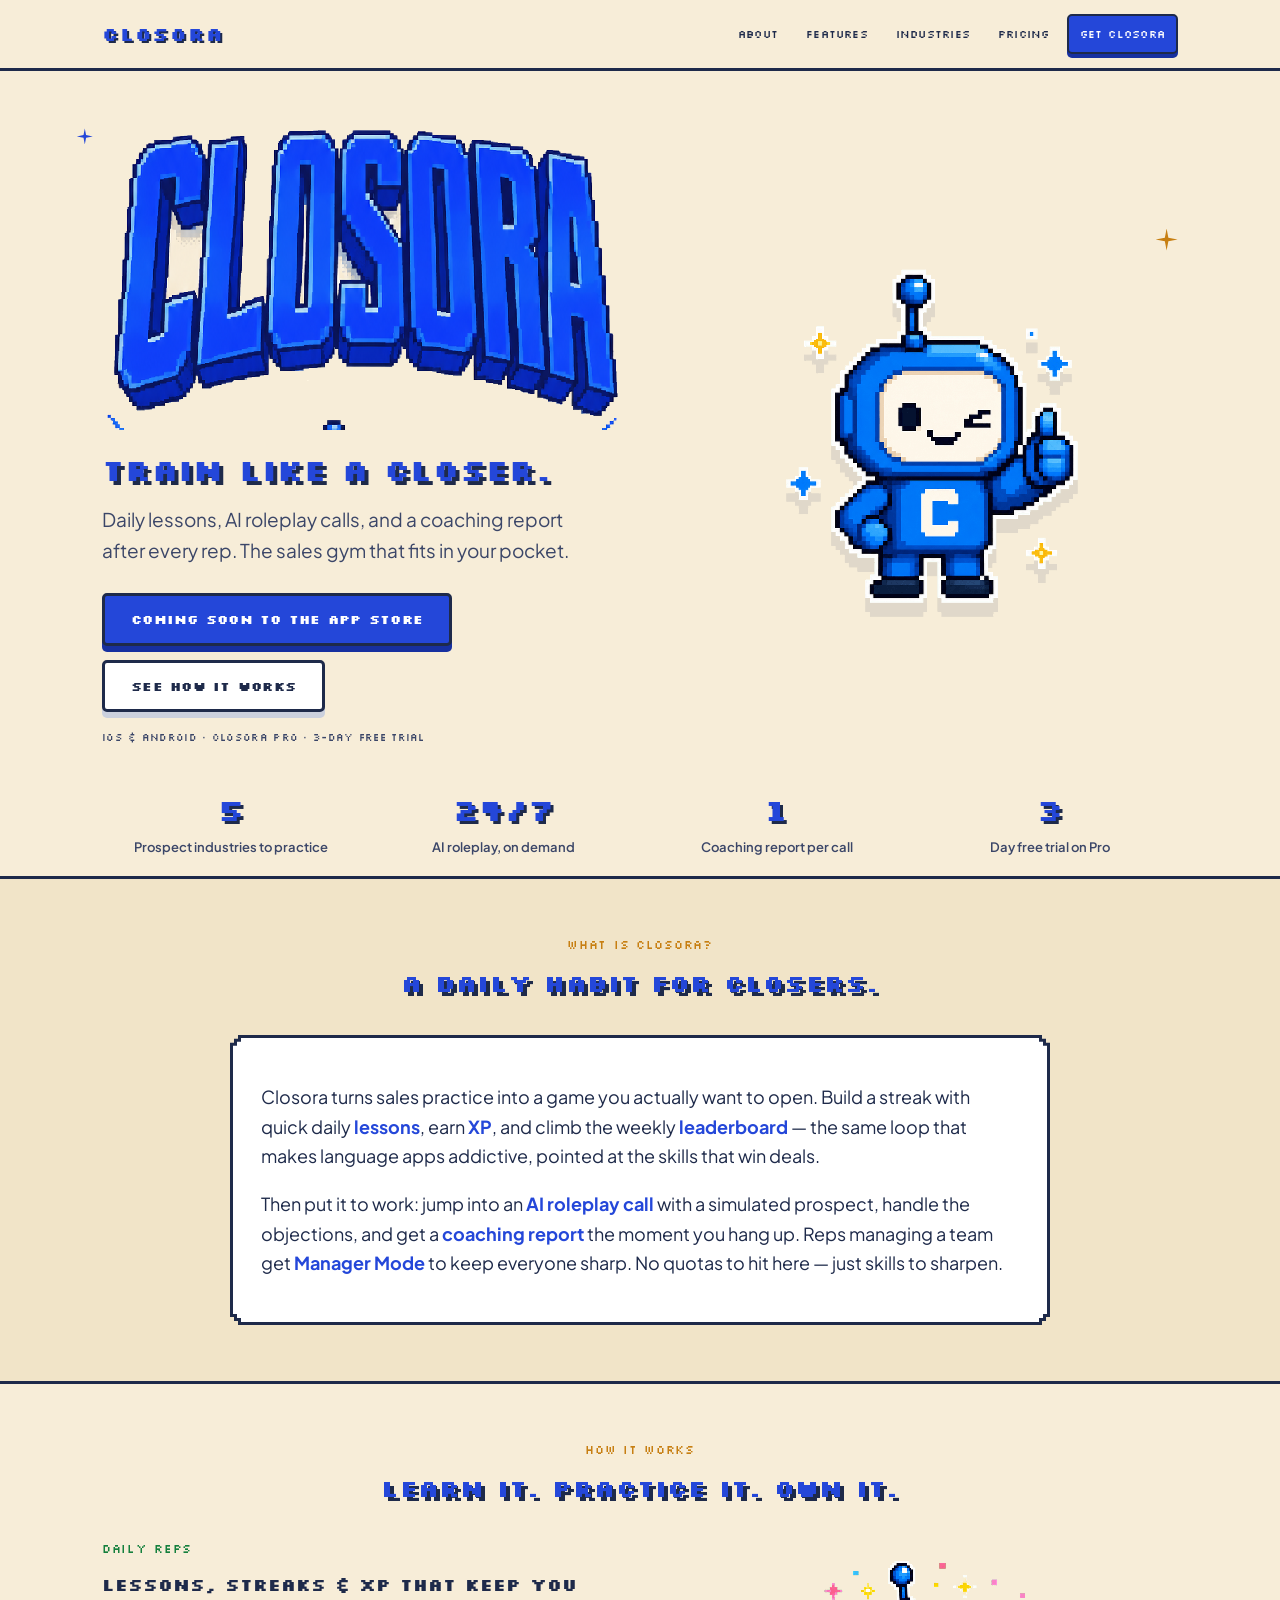
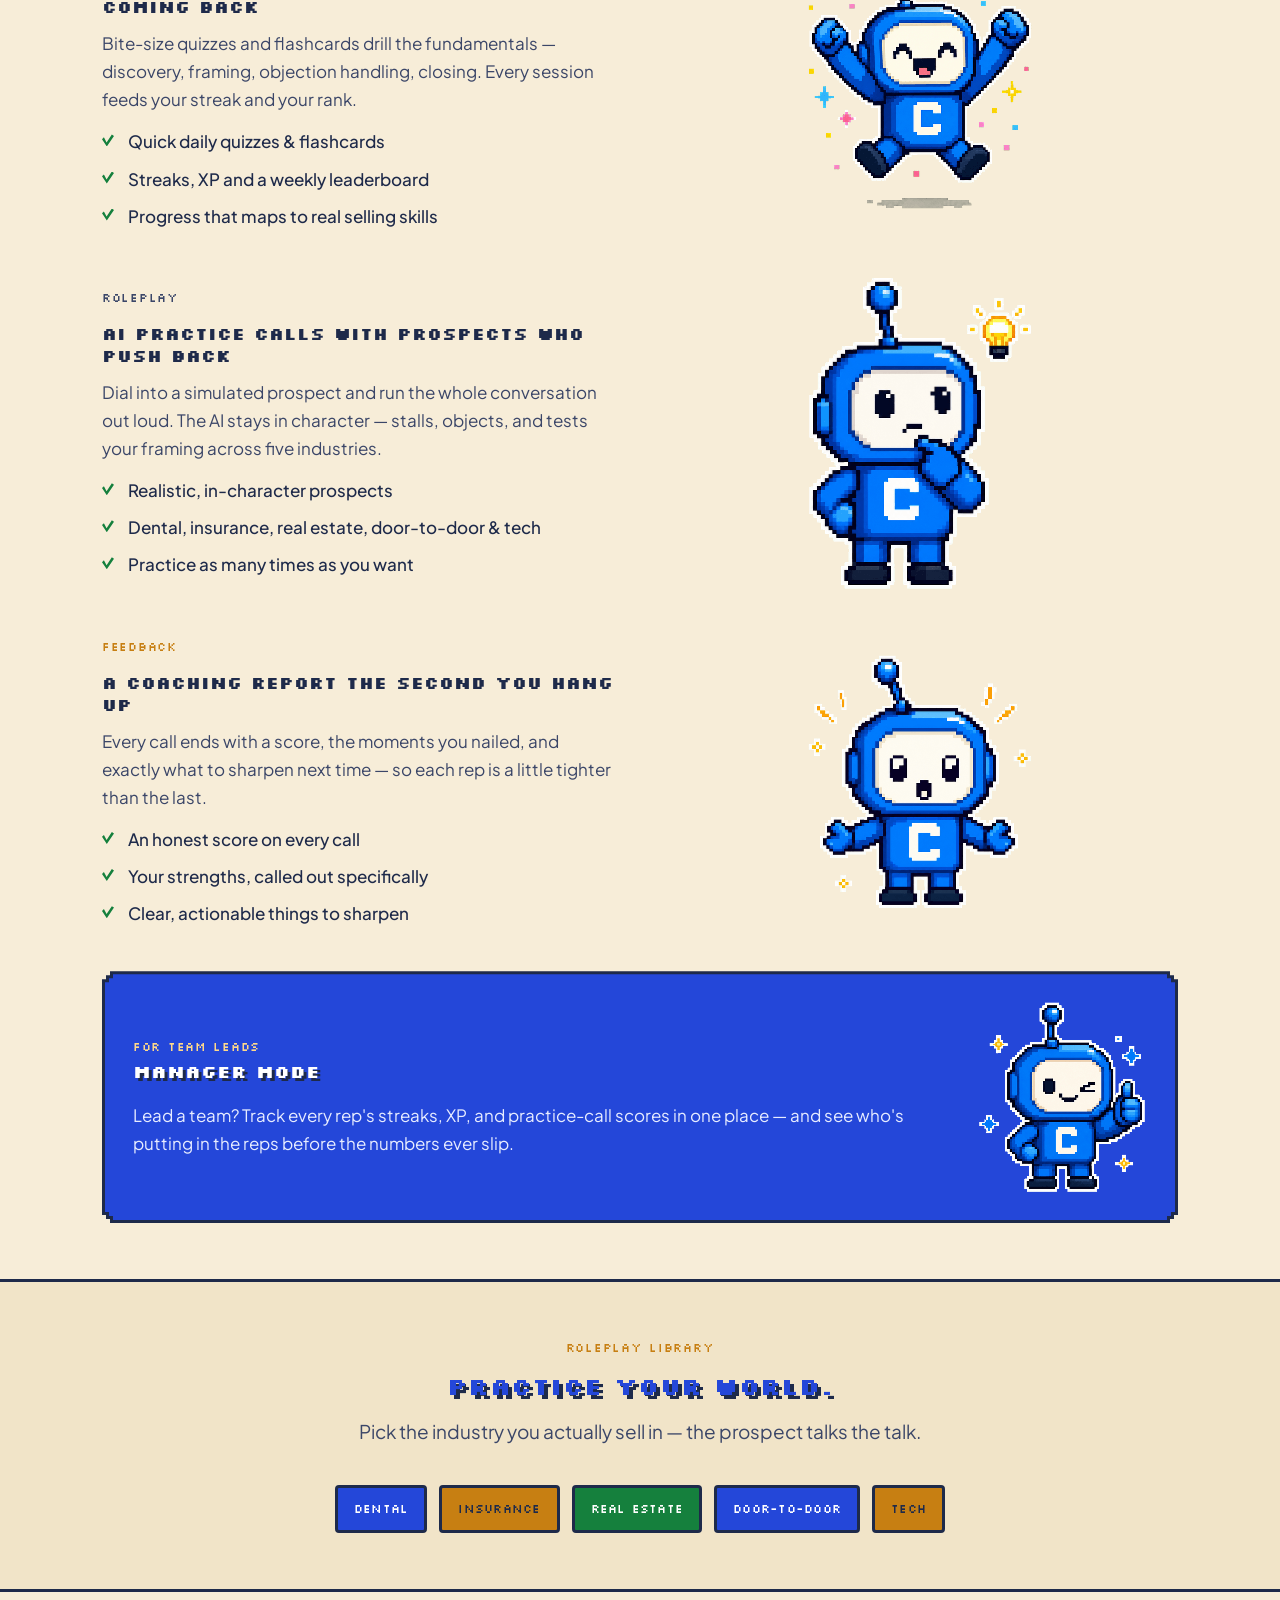
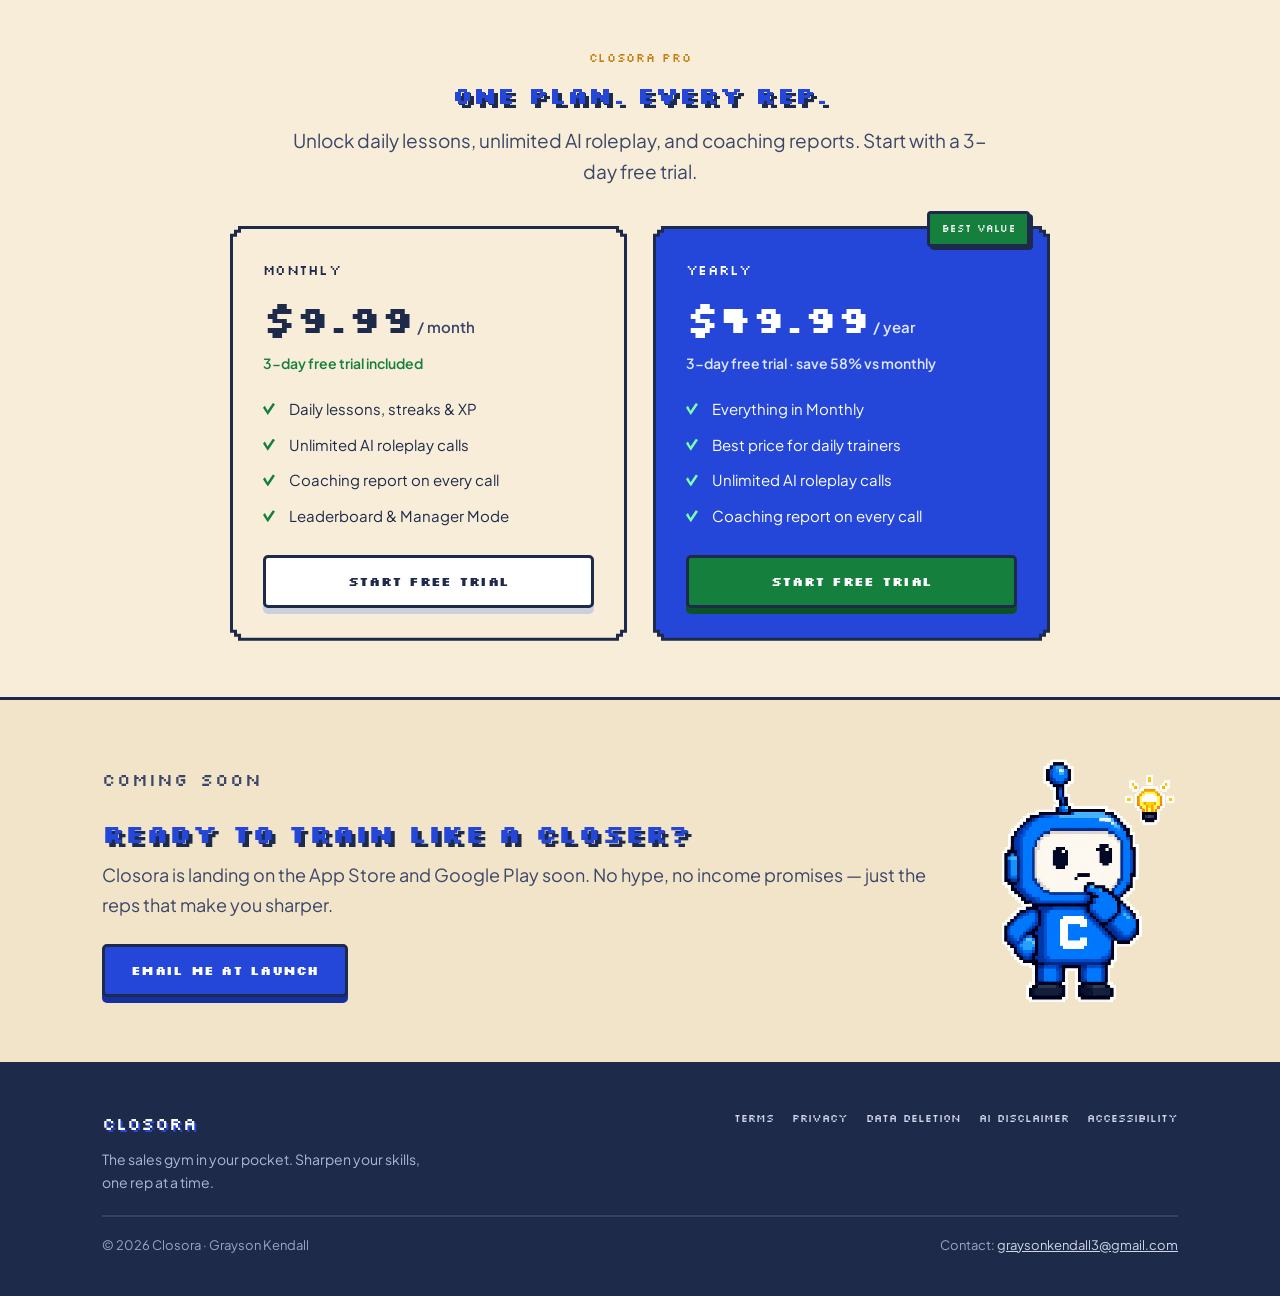
<file: index.html>
<!doctype html>
<html lang="en">
<head>
<meta charset="utf-8">
<script>document.documentElement.className += ' js';</script>
<meta name="viewport" content="width=device-width, initial-scale=1">
<title>Closora — Train like a closer. AI sales-training app.</title>
<meta name="description" content="Closora is a sales-training app: Duolingo-style daily lessons with streaks and XP, plus AI roleplay practice calls with simulated prospects and a coaching report after every call.">
<link rel="canonical" href="https://closoraapp.com/">
<meta name="theme-color" content="#F7EDD8">
<!-- Open Graph / social -->
<meta property="og:type" content="website">
<meta property="og:site_name" content="Closora">
<meta property="og:title" content="Closora — Train like a closer.">
<meta property="og:description" content="Duolingo-style daily lessons plus AI roleplay practice calls and a coaching report after every call. Sharpen your sales skills.">
<meta property="og:url" content="https://closoraapp.com/">
<meta property="og:image" content="https://closoraapp.com/assets/pose-1.png">
<meta name="twitter:card" content="summary_large_image">
<meta name="twitter:title" content="Closora — Train like a closer.">
<meta name="twitter:description" content="Duolingo-style daily lessons plus AI roleplay practice calls and a coaching report after every call.">
<meta name="twitter:image" content="https://closoraapp.com/assets/pose-1.png">
<link rel="preconnect" href="https://fonts.googleapis.com">
<link rel="preconnect" href="https://fonts.gstatic.com" crossorigin>
<link href="https://fonts.googleapis.com/css2?family=Silkscreen:wght@400;700&family=Plus+Jakarta+Sans:wght@400;500;600;700&display=swap" rel="stylesheet">
<link rel="stylesheet" href="/assets/site.css">
</head>
<body>
<a class="skip" href="#main">Skip to content</a>

<header class="site-header">
  <div class="wrap">
    <a class="brand" href="/">CLOSORA</a>
    <nav class="nav" aria-label="Primary">
      <a href="/#about">About</a>
      <a href="/#features">Features</a>
      <a href="/#industries">Industries</a>
      <a href="/#pricing">Pricing</a>
      <a class="nav-cta" href="/#get">Get Closora</a>
    </nav>
  </div>
</header>

<main id="main">

  <!-- HERO -->
  <section class="hero" aria-labelledby="hero-h">
    <span class="spark s1" aria-hidden="true"></span>
    <span class="spark s2" aria-hidden="true"></span>
    <span class="spark s3" aria-hidden="true"></span>
    <div class="wrap hero__grid">
      <div class="hero__copy">
        <img class="hero__logo pixelated" src="/assets/closora-logo-arch.png"
             width="820" height="483"
             alt="Closora" fetchpriority="high">
        <h1 id="hero-h" class="px-title">Train like a closer.</h1>
        <p class="hero__sub">Daily lessons, AI roleplay calls, and a coaching report after every rep. The sales gym that fits in your pocket.</p>
        <div class="hero__cta">
          <a class="key" href="#get">Coming soon to the App Store</a>
          <a class="key key--ghost" href="#about">See how it works</a>
        </div>
        <p class="hero__note">iOS &amp; Android · Closora Pro · 3-day free trial</p>
      </div>
      <div class="hero__art">
        <div data-parallax="0.05">
          <img class="hero__mascot floaty pixelated" src="/assets/pose-1.png?v=5"
               width="252" height="306"
               alt="Closora's blue robot mascot winking and giving a thumbs up" fetchpriority="high">
        </div>
      </div>
    </div>
  </section>

  <!-- STAT STRIP -->
  <section class="stats" aria-label="Closora at a glance">
    <div class="wrap">
      <div class="stats__row">
        <div class="stat reveal" data-delay="0">
          <div class="num" data-count="5">5</div>
          <div class="lab">Prospect industries to practice</div>
        </div>
        <div class="stat reveal" data-delay="80">
          <div class="num" data-count="24" data-suffix="/7">24/7</div>
          <div class="lab">AI roleplay, on demand</div>
        </div>
        <div class="stat reveal" data-delay="160">
          <div class="num" data-count="1">1</div>
          <div class="lab">Coaching report per call</div>
        </div>
        <div class="stat reveal" data-delay="240">
          <div class="num" data-count="3">3</div>
          <div class="lab">Day free trial on Pro</div>
        </div>
      </div>
    </div>
  </section>

  <!-- ABOUT -->
  <section class="section section--band" id="about" aria-labelledby="about-h">
    <div class="wrap">
      <div class="section__head center reveal">
        <p class="px-eyebrow">What is Closora?</p>
        <h2 id="about-h" class="px-title">A daily habit for closers.</h2>
      </div>
      <div class="panel reveal" data-delay="80" style="max-width:820px;margin:0 auto">
        <div class="panel__in about__body">
          <p>Closora turns sales practice into a game you actually want to open. Build a streak with quick daily <strong>lessons</strong>, earn <strong>XP</strong>, and climb the weekly <strong>leaderboard</strong> — the same loop that makes language apps addictive, pointed at the skills that win deals.</p>
          <p>Then put it to work: jump into an <strong>AI roleplay call</strong> with a simulated prospect, handle the objections, and get a <strong>coaching report</strong> the moment you hang up. Reps managing a team get <strong>Manager Mode</strong> to keep everyone sharp. No quotas to hit here — just skills to sharpen.</p>
        </div>
      </div>
    </div>
  </section>

  <!-- FEATURES -->
  <section class="section" id="features" aria-labelledby="features-h">
    <div class="wrap">
      <div class="section__head center reveal">
        <p class="px-eyebrow">How it works</p>
        <h2 id="features-h" class="px-title">Learn it. Practice it. Own it.</h2>
      </div>

      <!-- Feature 1 -->
      <div class="feature reveal">
        <div class="feature__copy">
          <p class="px-eyebrow" style="color:var(--emerald)">Daily reps</p>
          <h3>Lessons, streaks &amp; XP that keep you coming back</h3>
          <p>Bite-size quizzes and flashcards drill the fundamentals — discovery, framing, objection handling, closing. Every session feeds your streak and your rank.</p>
          <ul class="feature__list">
            <li>Quick daily quizzes &amp; flashcards</li>
            <li>Streaks, XP and a weekly leaderboard</li>
            <li>Progress that maps to real selling skills</li>
          </ul>
        </div>
        <div class="feature__art">
          <img class="feature__mascot pixelated" src="/assets/pose-3.png?v=5"
               width="297" height="293" loading="lazy" decoding="async"
               alt="Closora mascot jumping in celebration">
        </div>
      </div>

      <!-- Feature 2 -->
      <div class="feature rev reveal">
        <div class="feature__copy">
          <p class="px-eyebrow">Roleplay</p>
          <h3>AI practice calls with prospects who push back</h3>
          <p>Dial into a simulated prospect and run the whole conversation out loud. The AI stays in character — stalls, objects, and tests your framing across five industries.</p>
          <ul class="feature__list">
            <li>Realistic, in-character prospects</li>
            <li>Dental, insurance, real estate, door-to-door &amp; tech</li>
            <li>Practice as many times as you want</li>
          </ul>
        </div>
        <div class="feature__art">
          <img class="feature__mascot pixelated" src="/assets/pose-7.png?v=5"
               width="289" height="280" loading="lazy" decoding="async"
               alt="Closora mascot having a lightbulb idea moment">
        </div>
      </div>

      <!-- Feature 3 -->
      <div class="feature reveal">
        <div class="feature__copy">
          <p class="px-eyebrow" style="color:var(--amber)">Feedback</p>
          <h3>A coaching report the second you hang up</h3>
          <p>Every call ends with a score, the moments you nailed, and exactly what to sharpen next time — so each rep is a little tighter than the last.</p>
          <ul class="feature__list">
            <li>An honest score on every call</li>
            <li>Your strengths, called out specifically</li>
            <li>Clear, actionable things to sharpen</li>
          </ul>
        </div>
        <div class="feature__art">
          <img class="feature__mascot pixelated" src="/assets/pose-5.png?v=5"
               width="251" height="286" loading="lazy" decoding="async"
               alt="Closora mascot reacting in surprise to a great call score">
        </div>
      </div>

      <!-- Manager Mode highlight -->
      <div class="panel panel--blue reveal" data-delay="60" style="margin-top:8px">
        <div class="panel__in mgr">
          <div>
            <p class="px-eyebrow" style="color:#FFD98A">For team leads</p>
            <h3>Manager Mode</h3>
            <p>Lead a team? Track every rep's streaks, XP, and practice-call scores in one place — and see who's putting in the reps before the numbers ever slip.</p>
          </div>
          <img class="mgr__mascot pixelated" src="/assets/pose-1.png?v=5"
               width="252" height="306" loading="lazy" decoding="async"
               alt="Closora mascot winking and giving a thumbs up for the team">
        </div>
      </div>
    </div>
  </section>

  <!-- INDUSTRIES -->
  <section class="section section--band" id="industries" aria-labelledby="ind-h">
    <div class="wrap">
      <div class="section__head center reveal">
        <p class="px-eyebrow">Roleplay library</p>
        <h2 id="ind-h" class="px-title">Practice your world.</h2>
        <p class="lead">Pick the industry you actually sell in — the prospect talks the talk.</p>
      </div>
      <div class="industries__chips reveal" data-delay="80">
        <span class="chip chip--blue">Dental</span>
        <span class="chip chip--amber">Insurance</span>
        <span class="chip chip--emerald">Real Estate</span>
        <span class="chip chip--blue">Door-to-Door</span>
        <span class="chip chip--amber">Tech</span>
      </div>
    </div>
  </section>

  <!-- PRICING -->
  <section class="section" id="pricing" aria-labelledby="price-h">
    <div class="wrap">
      <div class="section__head center reveal">
        <p class="px-eyebrow">Closora Pro</p>
        <h2 id="price-h" class="px-title">One plan. Every rep.</h2>
        <p class="lead">Unlock daily lessons, unlimited AI roleplay, and coaching reports. Start with a 3-day free trial.</p>
      </div>
      <div class="plans">
        <!-- Monthly -->
        <div class="plan reveal">
          <div class="panel panel--cream">
            <div class="panel__in">
              <p class="plan__name" style="color:var(--navy)">Monthly</p>
              <p class="plan__price" style="color:var(--navy)">$9.99<span class="plan__per" style="color:var(--muted)"> / month</span></p>
              <p class="plan__trial" style="color:var(--emerald)">3-day free trial included</p>
              <ul class="plan__feats">
                <li>Daily lessons, streaks &amp; XP</li>
                <li>Unlimited AI roleplay calls</li>
                <li>Coaching report on every call</li>
                <li>Leaderboard &amp; Manager Mode</li>
              </ul>
              <div class="plan__cta">
                <a class="key key--ghost" href="#get">Start free trial</a>
              </div>
            </div>
          </div>
        </div>
        <!-- Yearly -->
        <div class="plan plan--yearly reveal" data-delay="90">
          <span class="best-chip">BEST VALUE</span>
          <div class="panel panel--blue">
            <div class="panel__in">
              <p class="plan__name" style="color:#fff">Yearly</p>
              <p class="plan__price" style="color:#fff">$49.99<span class="plan__per"> / year</span></p>
              <p class="plan__trial">3-day free trial · save 58% vs monthly</p>
              <ul class="plan__feats">
                <li>Everything in Monthly</li>
                <li>Best price for daily trainers</li>
                <li>Unlimited AI roleplay calls</li>
                <li>Coaching report on every call</li>
              </ul>
              <div class="plan__cta">
                <a class="key key--emerald" href="#get">Start free trial</a>
              </div>
            </div>
          </div>
        </div>
      </div>
    </div>
  </section>

  <!-- CTA BAND -->
  <section class="section section--band cta-band" id="get" aria-labelledby="get-h">
    <div class="wrap">
      <div class="reveal">
        <p class="px-eyebrow">Coming soon</p>
        <h2 id="get-h" class="px-title">Ready to train like a closer?</h2>
        <p>Closora is landing on the App Store and Google Play soon. No hype, no income promises — just the reps that make you sharper.</p>
        <a class="key" href="mailto:graysonkendall3@gmail.com?subject=Closora%20launch%20updates">Email me at launch</a>
      </div>
      <img class="cta-band__mascot floaty pixelated reveal" data-delay="120" src="/assets/pose-7.png?v=5"
           width="289" height="280" loading="lazy" decoding="async"
           alt="Closora mascot having a lightbulb idea moment">
    </div>
  </section>

</main>

<footer class="site-footer">
  <div class="wrap">
    <div class="footer__top">
      <div>
        <div class="footer__brand">CLOSORA</div>
        <p class="footer__tag">The sales gym in your pocket. Sharpen your skills, one rep at a time.</p>
      </div>
      <nav class="footer__links" aria-label="Legal">
        <a href="/terms/">Terms</a>
        <a href="/privacy/">Privacy</a>
        <a href="/data-deletion/">Data Deletion</a>
        <a href="/ai-disclaimer/">AI Disclaimer</a>
        <a href="/accessibility/">Accessibility</a>
      </nav>
    </div>
    <div class="footer__bottom">
      <span>&copy; 2026 Closora · Grayson Kendall</span>
      <span>Contact: <a href="mailto:graysonkendall3@gmail.com">graysonkendall3@gmail.com</a></span>
    </div>
  </div>
</footer>

<script src="/assets/site.js" defer></script>
</body>
</html>
</file>
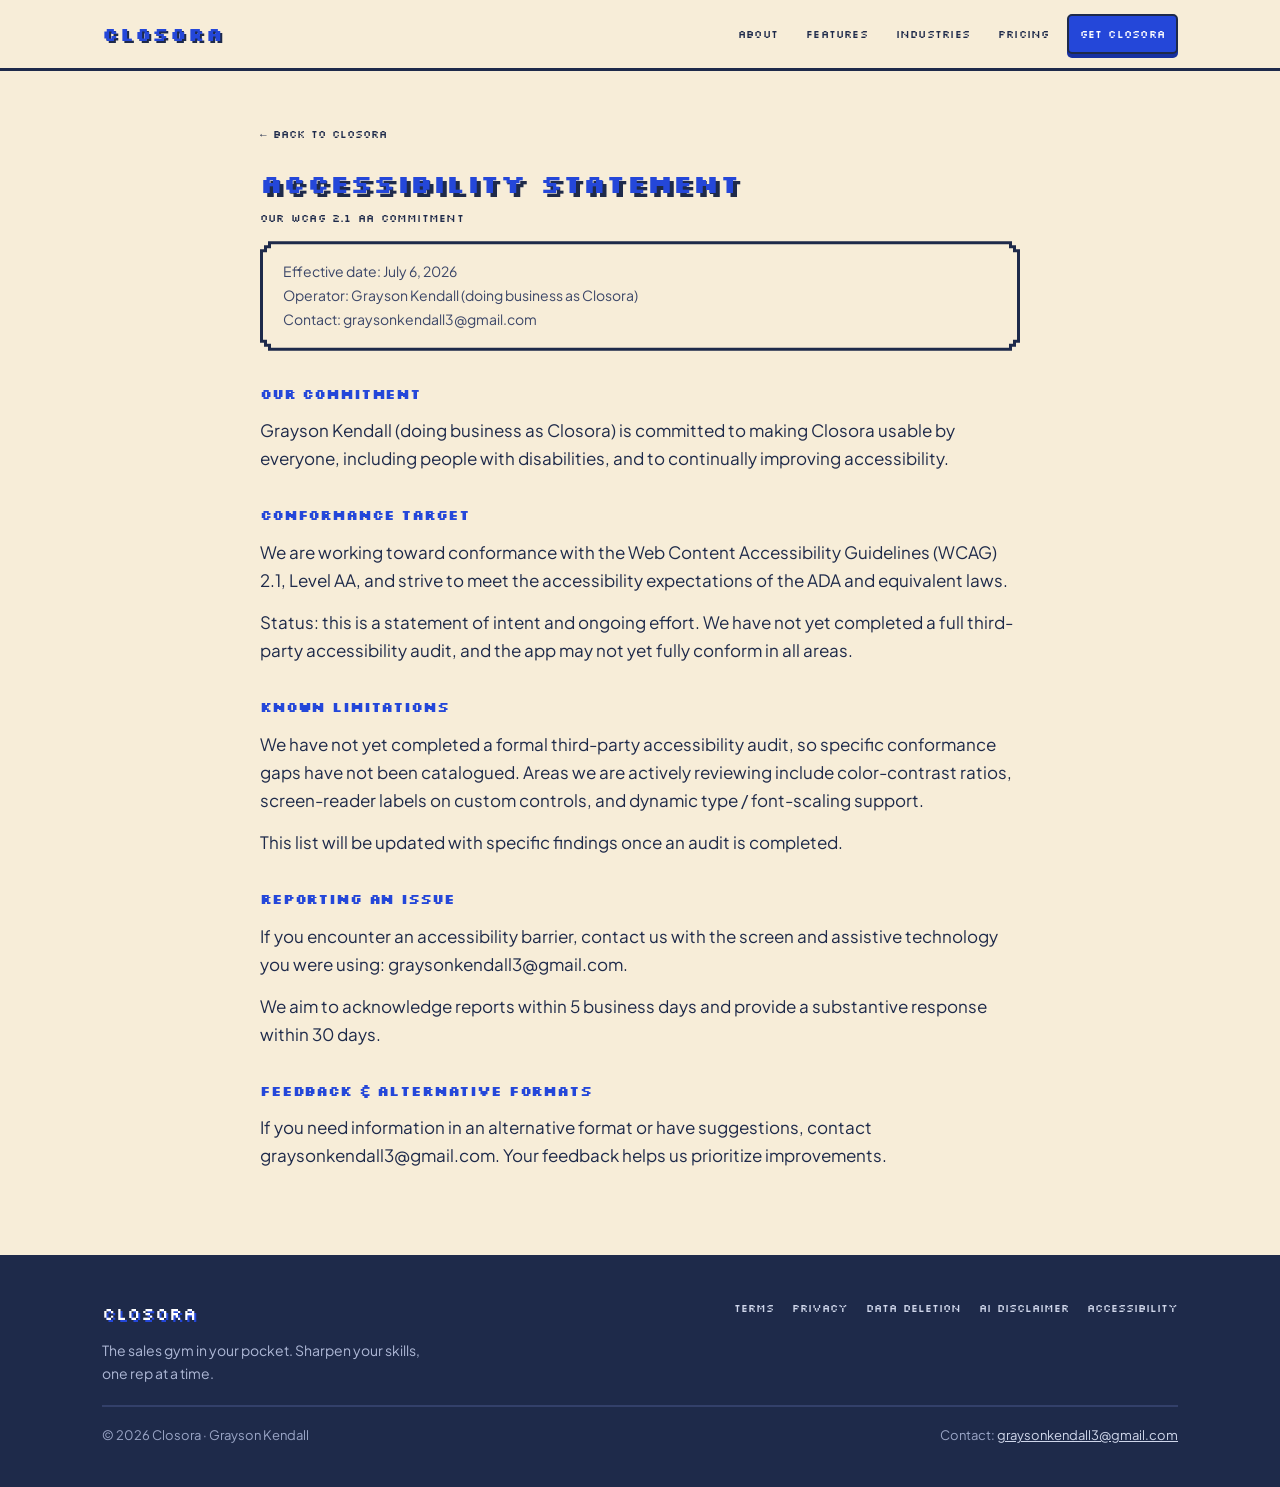
<file: accessibility/index.html>
<!doctype html>
<html lang="en">
<head>
<meta charset="utf-8">
<meta name="viewport" content="width=device-width, initial-scale=1">
<title>Accessibility Statement — Closora</title>
<meta name="description" content="Closora's accessibility commitment — working toward WCAG 2.1 Level AA.">
<link rel="canonical" href="https://closoraapp.com/accessibility/">
<meta name="theme-color" content="#F7EDD8">
<meta property="og:type" content="website">
<meta property="og:site_name" content="Closora">
<meta property="og:title" content="Accessibility Statement — Closora">
<meta property="og:description" content="Our WCAG 2.1 AA commitment.">
<meta property="og:url" content="https://closoraapp.com/accessibility/">
<meta property="og:image" content="https://closoraapp.com/assets/pose-1.png">
<link rel="preconnect" href="https://fonts.googleapis.com">
<link rel="preconnect" href="https://fonts.gstatic.com" crossorigin>
<link href="https://fonts.googleapis.com/css2?family=Silkscreen:wght@400;700&family=Plus+Jakarta+Sans:wght@400;500;600;700&display=swap" rel="stylesheet">
<link rel="stylesheet" href="/assets/site.css">
</head>
<body>
<a class="skip" href="#main">Skip to content</a>

<header class="site-header">
  <div class="wrap">
    <a class="brand" href="/">CLOSORA</a>
    <nav class="nav" aria-label="Primary">
      <a href="/#about">About</a>
      <a href="/#features">Features</a>
      <a href="/#industries">Industries</a>
      <a href="/#pricing">Pricing</a>
      <a class="nav-cta" href="/#get">Get Closora</a>
    </nav>
  </div>
</header>

<main id="main" class="legal">
  <div class="wrap">
    <div class="legal__inner">
      <a class="back" href="/">&larr; Back to Closora</a>
      <h1 class="px-title">Accessibility Statement</h1>
      <p class="legal__sub">Our WCAG 2.1 AA commitment</p>
      <div class="legal__meta panel panel--cream">
        <div class="panel__in">
          Effective date: July 6, 2026<br>
          Operator: Grayson Kendall (doing business as Closora)<br>
          Contact: graysonkendall3@gmail.com
        </div>
      </div>

      <h2>Our commitment</h2>
      <p>Grayson Kendall (doing business as Closora) is committed to making Closora usable by everyone, including people with disabilities, and to continually improving accessibility.</p>
      <h2>Conformance target</h2>
      <p>We are working toward conformance with the Web Content Accessibility Guidelines (WCAG) 2.1, Level AA, and strive to meet the accessibility expectations of the ADA and equivalent laws.</p>
      <p>Status: this is a statement of intent and ongoing effort. We have not yet completed a full third-party accessibility audit, and the app may not yet fully conform in all areas.</p>
      <h2>Known limitations</h2>
      <p>We have not yet completed a formal third-party accessibility audit, so specific conformance gaps have not been catalogued. Areas we are actively reviewing include color-contrast ratios, screen-reader labels on custom controls, and dynamic type / font-scaling support.</p>
      <p>This list will be updated with specific findings once an audit is completed.</p>
      <h2>Reporting an issue</h2>
      <p>If you encounter an accessibility barrier, contact us with the screen and assistive technology you were using: graysonkendall3@gmail.com.</p>
      <p>We aim to acknowledge reports within 5 business days and provide a substantive response within 30 days.</p>
      <h2>Feedback &amp; alternative formats</h2>
      <p>If you need information in an alternative format or have suggestions, contact graysonkendall3@gmail.com. Your feedback helps us prioritize improvements.</p>
    </div>
  </div>
</main>

<footer class="site-footer">
  <div class="wrap">
    <div class="footer__top">
      <div>
        <div class="footer__brand">CLOSORA</div>
        <p class="footer__tag">The sales gym in your pocket. Sharpen your skills, one rep at a time.</p>
      </div>
      <nav class="footer__links" aria-label="Legal">
        <a href="/terms/">Terms</a>
        <a href="/privacy/">Privacy</a>
        <a href="/data-deletion/">Data Deletion</a>
        <a href="/ai-disclaimer/">AI Disclaimer</a>
        <a href="/accessibility/">Accessibility</a>
      </nav>
    </div>
    <div class="footer__bottom">
      <span>&copy; 2026 Closora · Grayson Kendall</span>
      <span>Contact: <a href="mailto:graysonkendall3@gmail.com">graysonkendall3@gmail.com</a></span>
    </div>
  </div>
</footer>

<script src="/assets/site.js" defer></script>
</body>
</html>
</file>
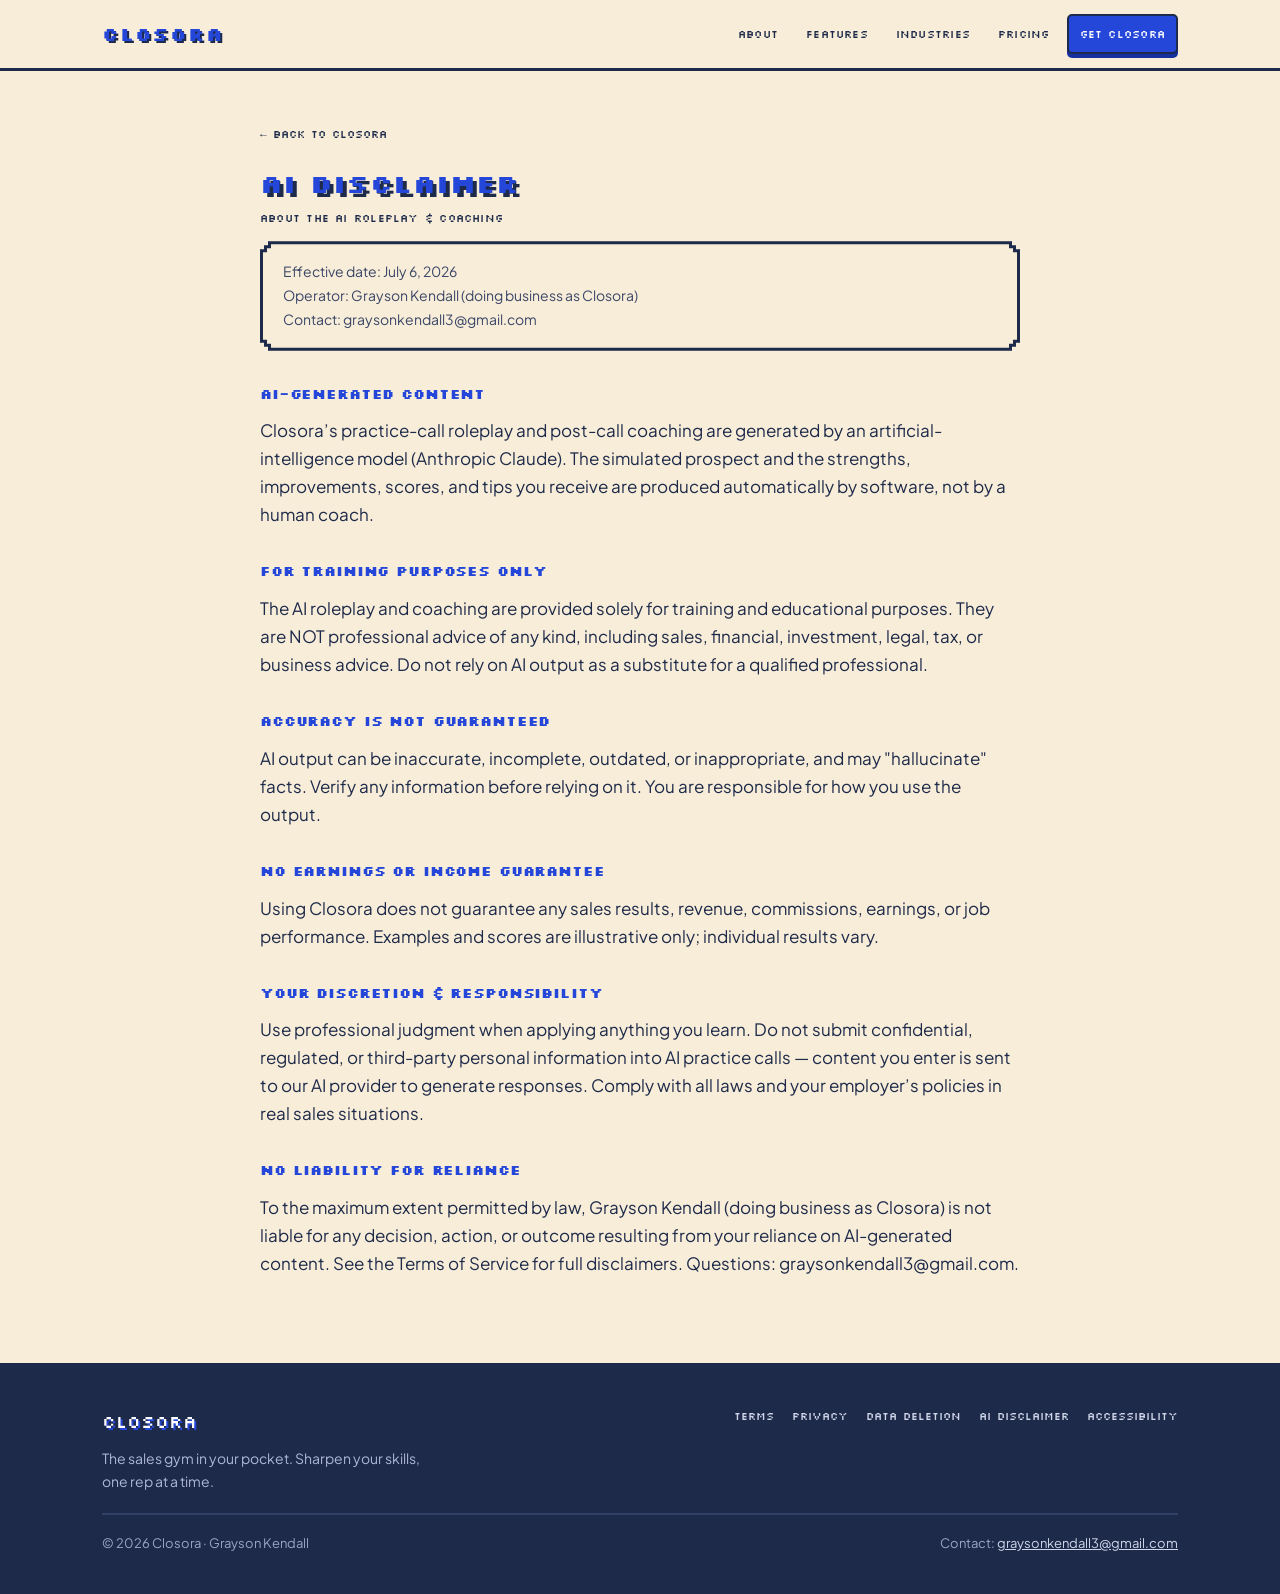
<file: ai-disclaimer/index.html>
<!doctype html>
<html lang="en">
<head>
<meta charset="utf-8">
<meta name="viewport" content="width=device-width, initial-scale=1">
<title>AI Disclaimer — Closora</title>
<meta name="description" content="About Closora's AI roleplay and coaching: training only, accuracy not guaranteed, no earnings guarantee.">
<link rel="canonical" href="https://closoraapp.com/ai-disclaimer/">
<meta name="theme-color" content="#F7EDD8">
<meta property="og:type" content="website">
<meta property="og:site_name" content="Closora">
<meta property="og:title" content="AI Disclaimer — Closora">
<meta property="og:description" content="About the AI roleplay &amp; coaching.">
<meta property="og:url" content="https://closoraapp.com/ai-disclaimer/">
<meta property="og:image" content="https://closoraapp.com/assets/pose-1.png">
<link rel="preconnect" href="https://fonts.googleapis.com">
<link rel="preconnect" href="https://fonts.gstatic.com" crossorigin>
<link href="https://fonts.googleapis.com/css2?family=Silkscreen:wght@400;700&family=Plus+Jakarta+Sans:wght@400;500;600;700&display=swap" rel="stylesheet">
<link rel="stylesheet" href="/assets/site.css">
</head>
<body>
<a class="skip" href="#main">Skip to content</a>

<header class="site-header">
  <div class="wrap">
    <a class="brand" href="/">CLOSORA</a>
    <nav class="nav" aria-label="Primary">
      <a href="/#about">About</a>
      <a href="/#features">Features</a>
      <a href="/#industries">Industries</a>
      <a href="/#pricing">Pricing</a>
      <a class="nav-cta" href="/#get">Get Closora</a>
    </nav>
  </div>
</header>

<main id="main" class="legal">
  <div class="wrap">
    <div class="legal__inner">
      <a class="back" href="/">&larr; Back to Closora</a>
      <h1 class="px-title">AI Disclaimer</h1>
      <p class="legal__sub">About the AI roleplay &amp; coaching</p>
      <div class="legal__meta panel panel--cream">
        <div class="panel__in">
          Effective date: July 6, 2026<br>
          Operator: Grayson Kendall (doing business as Closora)<br>
          Contact: graysonkendall3@gmail.com
        </div>
      </div>

      <h2>AI-generated content</h2>
      <p>Closora’s practice-call roleplay and post-call coaching are generated by an artificial-intelligence model (Anthropic Claude). The simulated prospect and the strengths, improvements, scores, and tips you receive are produced automatically by software, not by a human coach.</p>
      <h2>For training purposes only</h2>
      <p>The AI roleplay and coaching are provided solely for training and educational purposes. They are NOT professional advice of any kind, including sales, financial, investment, legal, tax, or business advice. Do not rely on AI output as a substitute for a qualified professional.</p>
      <h2>Accuracy is not guaranteed</h2>
      <p>AI output can be inaccurate, incomplete, outdated, or inappropriate, and may "hallucinate" facts. Verify any information before relying on it. You are responsible for how you use the output.</p>
      <h2>No earnings or income guarantee</h2>
      <p>Using Closora does not guarantee any sales results, revenue, commissions, earnings, or job performance. Examples and scores are illustrative only; individual results vary.</p>
      <h2>Your discretion &amp; responsibility</h2>
      <p>Use professional judgment when applying anything you learn. Do not submit confidential, regulated, or third-party personal information into AI practice calls — content you enter is sent to our AI provider to generate responses. Comply with all laws and your employer’s policies in real sales situations.</p>
      <h2>No liability for reliance</h2>
      <p>To the maximum extent permitted by law, Grayson Kendall (doing business as Closora) is not liable for any decision, action, or outcome resulting from your reliance on AI-generated content. See the Terms of Service for full disclaimers. Questions: graysonkendall3@gmail.com.</p>
    </div>
  </div>
</main>

<footer class="site-footer">
  <div class="wrap">
    <div class="footer__top">
      <div>
        <div class="footer__brand">CLOSORA</div>
        <p class="footer__tag">The sales gym in your pocket. Sharpen your skills, one rep at a time.</p>
      </div>
      <nav class="footer__links" aria-label="Legal">
        <a href="/terms/">Terms</a>
        <a href="/privacy/">Privacy</a>
        <a href="/data-deletion/">Data Deletion</a>
        <a href="/ai-disclaimer/">AI Disclaimer</a>
        <a href="/accessibility/">Accessibility</a>
      </nav>
    </div>
    <div class="footer__bottom">
      <span>&copy; 2026 Closora · Grayson Kendall</span>
      <span>Contact: <a href="mailto:graysonkendall3@gmail.com">graysonkendall3@gmail.com</a></span>
    </div>
  </div>
</footer>

<script src="/assets/site.js" defer></script>
</body>
</html>
</file>
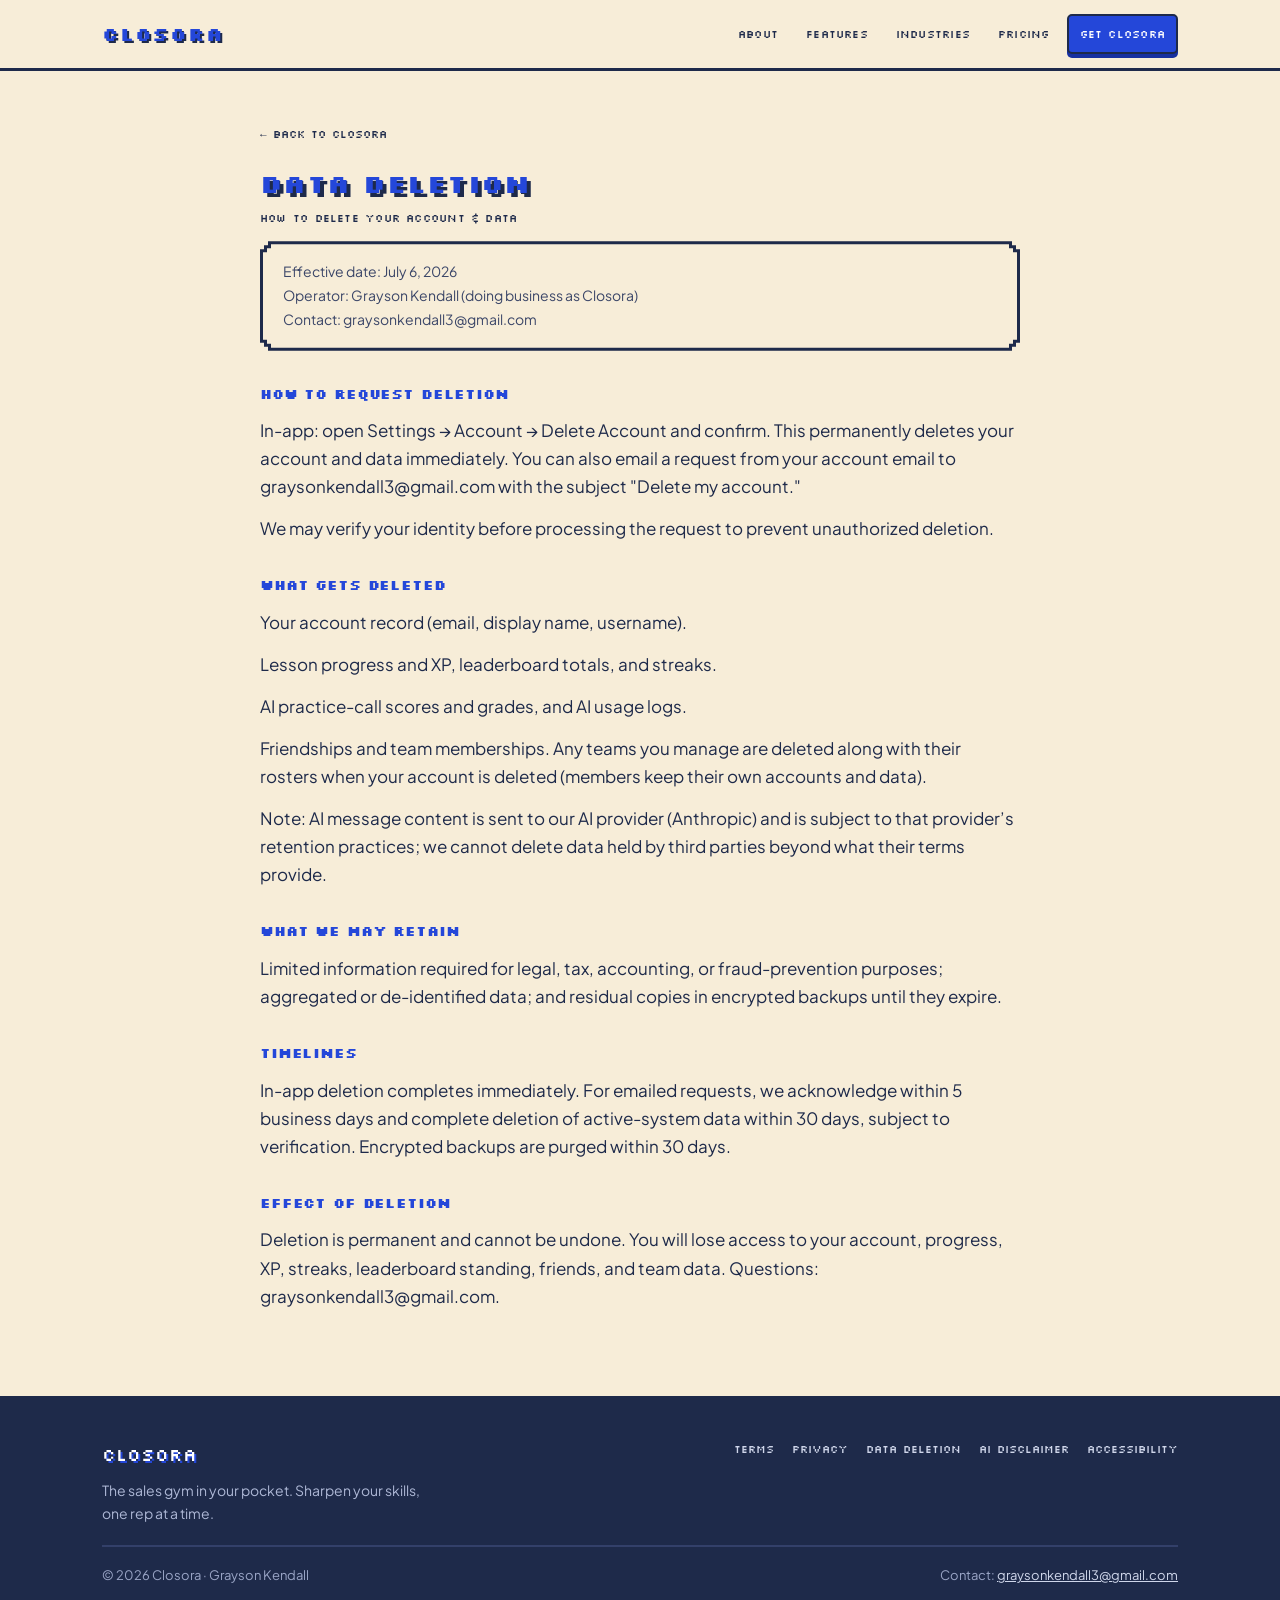
<file: data-deletion/index.html>
<!doctype html>
<html lang="en">
<head>
<meta charset="utf-8">
<meta name="viewport" content="width=device-width, initial-scale=1">
<title>Data Deletion — Closora</title>
<meta name="description" content="How to delete your Closora account and data, what gets deleted, and timelines.">
<link rel="canonical" href="https://closoraapp.com/data-deletion/">
<meta name="theme-color" content="#F7EDD8">
<meta property="og:type" content="website">
<meta property="og:site_name" content="Closora">
<meta property="og:title" content="Data Deletion — Closora">
<meta property="og:description" content="How to delete your account &amp; data.">
<meta property="og:url" content="https://closoraapp.com/data-deletion/">
<meta property="og:image" content="https://closoraapp.com/assets/pose-1.png">
<link rel="preconnect" href="https://fonts.googleapis.com">
<link rel="preconnect" href="https://fonts.gstatic.com" crossorigin>
<link href="https://fonts.googleapis.com/css2?family=Silkscreen:wght@400;700&family=Plus+Jakarta+Sans:wght@400;500;600;700&display=swap" rel="stylesheet">
<link rel="stylesheet" href="/assets/site.css">
</head>
<body>
<a class="skip" href="#main">Skip to content</a>

<header class="site-header">
  <div class="wrap">
    <a class="brand" href="/">CLOSORA</a>
    <nav class="nav" aria-label="Primary">
      <a href="/#about">About</a>
      <a href="/#features">Features</a>
      <a href="/#industries">Industries</a>
      <a href="/#pricing">Pricing</a>
      <a class="nav-cta" href="/#get">Get Closora</a>
    </nav>
  </div>
</header>

<main id="main" class="legal">
  <div class="wrap">
    <div class="legal__inner">
      <a class="back" href="/">&larr; Back to Closora</a>
      <h1 class="px-title">Data Deletion</h1>
      <p class="legal__sub">How to delete your account &amp; data</p>
      <div class="legal__meta panel panel--cream">
        <div class="panel__in">
          Effective date: July 6, 2026<br>
          Operator: Grayson Kendall (doing business as Closora)<br>
          Contact: graysonkendall3@gmail.com
        </div>
      </div>

      <h2>How to request deletion</h2>
      <p>In-app: open Settings → Account → Delete Account and confirm. This permanently deletes your account and data immediately. You can also email a request from your account email to graysonkendall3@gmail.com with the subject "Delete my account."</p>
      <p>We may verify your identity before processing the request to prevent unauthorized deletion.</p>
      <h2>What gets deleted</h2>
      <p>Your account record (email, display name, username).</p>
      <p>Lesson progress and XP, leaderboard totals, and streaks.</p>
      <p>AI practice-call scores and grades, and AI usage logs.</p>
      <p>Friendships and team memberships. Any teams you manage are deleted along with their rosters when your account is deleted (members keep their own accounts and data).</p>
      <p>Note: AI message content is sent to our AI provider (Anthropic) and is subject to that provider’s retention practices; we cannot delete data held by third parties beyond what their terms provide.</p>
      <h2>What we may retain</h2>
      <p>Limited information required for legal, tax, accounting, or fraud-prevention purposes; aggregated or de-identified data; and residual copies in encrypted backups until they expire.</p>
      <h2>Timelines</h2>
      <p>In-app deletion completes immediately. For emailed requests, we acknowledge within 5 business days and complete deletion of active-system data within 30 days, subject to verification. Encrypted backups are purged within 30 days.</p>
      <h2>Effect of deletion</h2>
      <p>Deletion is permanent and cannot be undone. You will lose access to your account, progress, XP, streaks, leaderboard standing, friends, and team data. Questions: graysonkendall3@gmail.com.</p>
    </div>
  </div>
</main>

<footer class="site-footer">
  <div class="wrap">
    <div class="footer__top">
      <div>
        <div class="footer__brand">CLOSORA</div>
        <p class="footer__tag">The sales gym in your pocket. Sharpen your skills, one rep at a time.</p>
      </div>
      <nav class="footer__links" aria-label="Legal">
        <a href="/terms/">Terms</a>
        <a href="/privacy/">Privacy</a>
        <a href="/data-deletion/">Data Deletion</a>
        <a href="/ai-disclaimer/">AI Disclaimer</a>
        <a href="/accessibility/">Accessibility</a>
      </nav>
    </div>
    <div class="footer__bottom">
      <span>&copy; 2026 Closora · Grayson Kendall</span>
      <span>Contact: <a href="mailto:graysonkendall3@gmail.com">graysonkendall3@gmail.com</a></span>
    </div>
  </div>
</footer>

<script src="/assets/site.js" defer></script>
</body>
</html>
</file>
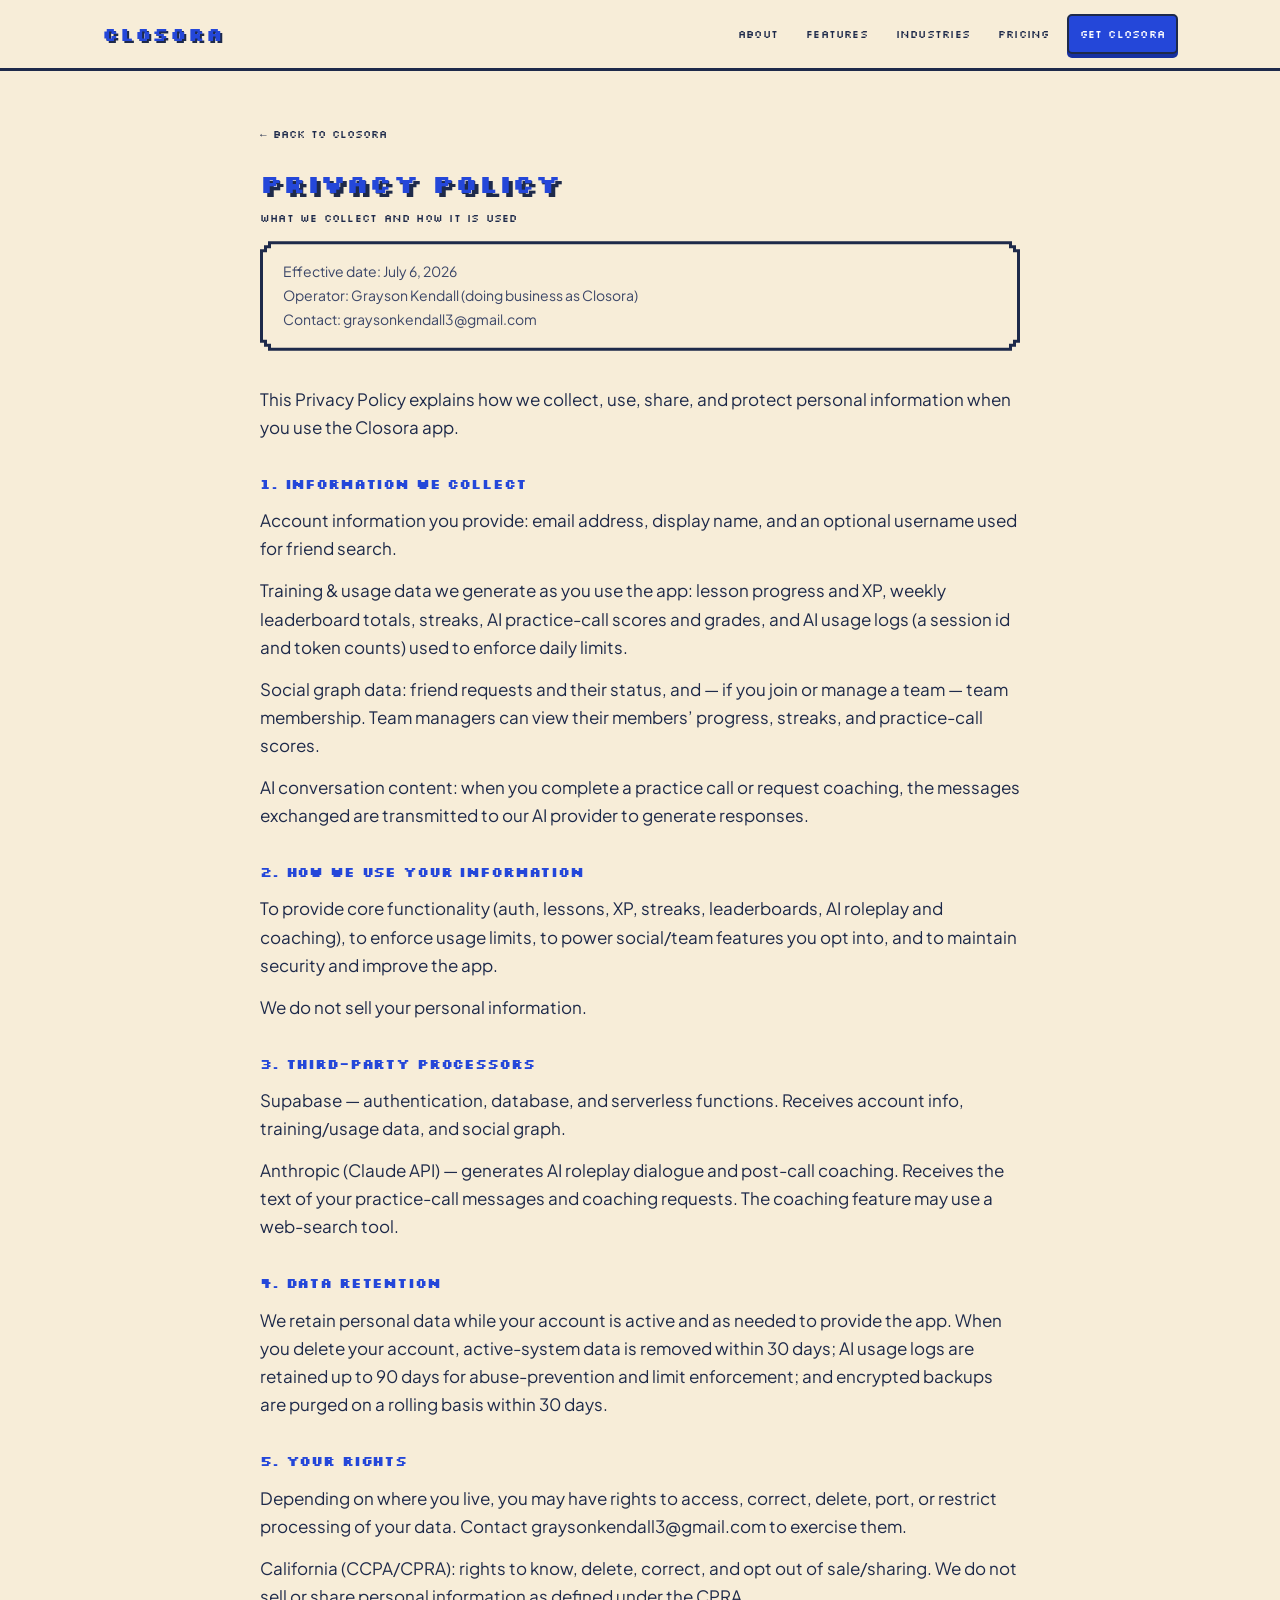
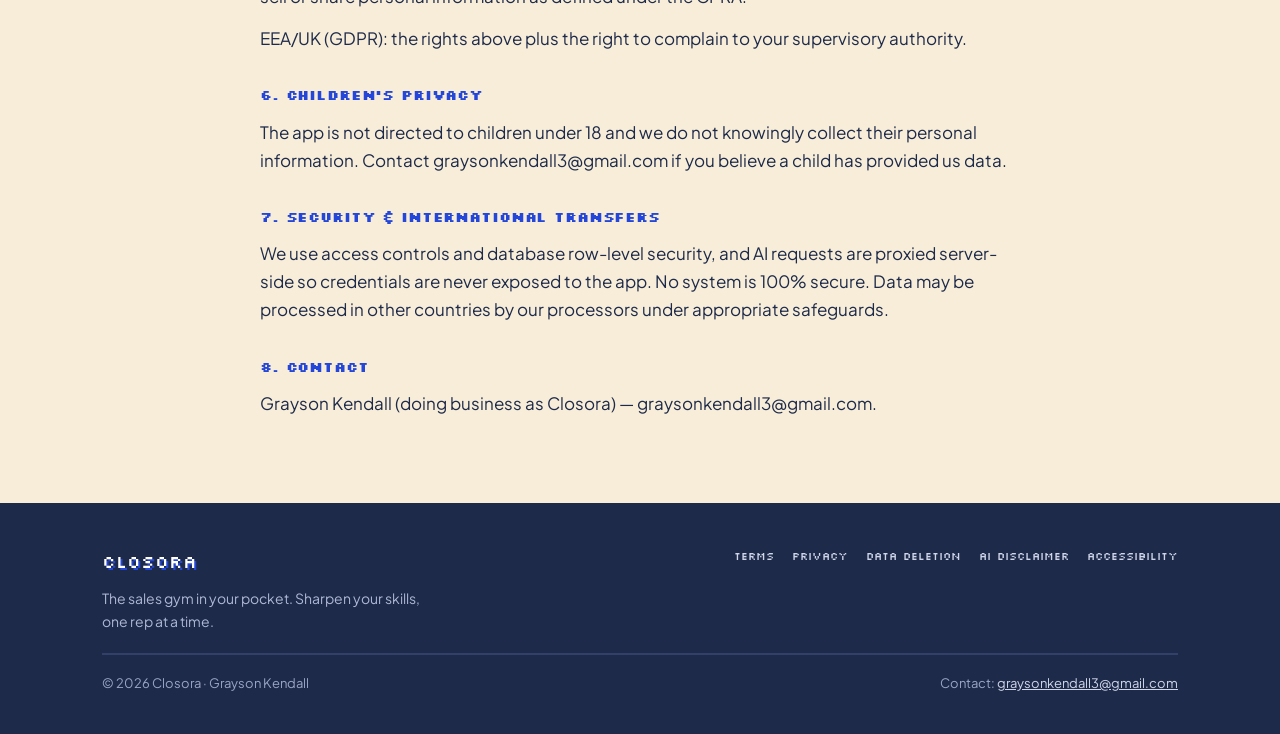
<file: privacy/index.html>
<!doctype html>
<html lang="en">
<head>
<meta charset="utf-8">
<meta name="viewport" content="width=device-width, initial-scale=1">
<title>Privacy Policy — Closora</title>
<meta name="description" content="Closora Privacy Policy — what we collect, how it is used, and your rights.">
<link rel="canonical" href="https://closoraapp.com/privacy/">
<meta name="theme-color" content="#F7EDD8">
<meta property="og:type" content="website">
<meta property="og:site_name" content="Closora">
<meta property="og:title" content="Privacy Policy — Closora">
<meta property="og:description" content="What we collect and how it is used.">
<meta property="og:url" content="https://closoraapp.com/privacy/">
<meta property="og:image" content="https://closoraapp.com/assets/pose-1.png">
<link rel="preconnect" href="https://fonts.googleapis.com">
<link rel="preconnect" href="https://fonts.gstatic.com" crossorigin>
<link href="https://fonts.googleapis.com/css2?family=Silkscreen:wght@400;700&family=Plus+Jakarta+Sans:wght@400;500;600;700&display=swap" rel="stylesheet">
<link rel="stylesheet" href="/assets/site.css">
</head>
<body>
<a class="skip" href="#main">Skip to content</a>

<header class="site-header">
  <div class="wrap">
    <a class="brand" href="/">CLOSORA</a>
    <nav class="nav" aria-label="Primary">
      <a href="/#about">About</a>
      <a href="/#features">Features</a>
      <a href="/#industries">Industries</a>
      <a href="/#pricing">Pricing</a>
      <a class="nav-cta" href="/#get">Get Closora</a>
    </nav>
  </div>
</header>

<main id="main" class="legal">
  <div class="wrap">
    <div class="legal__inner">
      <a class="back" href="/">&larr; Back to Closora</a>
      <h1 class="px-title">Privacy Policy</h1>
      <p class="legal__sub">What we collect and how it is used</p>
      <div class="legal__meta panel panel--cream">
        <div class="panel__in">
          Effective date: July 6, 2026<br>
          Operator: Grayson Kendall (doing business as Closora)<br>
          Contact: graysonkendall3@gmail.com
        </div>
      </div>

      <p>This Privacy Policy explains how we collect, use, share, and protect personal information when you use the Closora app.</p>
      <h2>1. Information we collect</h2>
      <p>Account information you provide: email address, display name, and an optional username used for friend search.</p>
      <p>Training &amp; usage data we generate as you use the app: lesson progress and XP, weekly leaderboard totals, streaks, AI practice-call scores and grades, and AI usage logs (a session id and token counts) used to enforce daily limits.</p>
      <p>Social graph data: friend requests and their status, and — if you join or manage a team — team membership. Team managers can view their members’ progress, streaks, and practice-call scores.</p>
      <p>AI conversation content: when you complete a practice call or request coaching, the messages exchanged are transmitted to our AI provider to generate responses.</p>
      <h2>2. How we use your information</h2>
      <p>To provide core functionality (auth, lessons, XP, streaks, leaderboards, AI roleplay and coaching), to enforce usage limits, to power social/team features you opt into, and to maintain security and improve the app.</p>
      <p>We do not sell your personal information.</p>
      <h2>3. Third-party processors</h2>
      <p>Supabase — authentication, database, and serverless functions. Receives account info, training/usage data, and social graph.</p>
      <p>Anthropic (Claude API) — generates AI roleplay dialogue and post-call coaching. Receives the text of your practice-call messages and coaching requests. The coaching feature may use a web-search tool.</p>
      <h2>4. Data retention</h2>
      <p>We retain personal data while your account is active and as needed to provide the app. When you delete your account, active-system data is removed within 30 days; AI usage logs are retained up to 90 days for abuse-prevention and limit enforcement; and encrypted backups are purged on a rolling basis within 30 days.</p>
      <h2>5. Your rights</h2>
      <p>Depending on where you live, you may have rights to access, correct, delete, port, or restrict processing of your data. Contact graysonkendall3@gmail.com to exercise them.</p>
      <p>California (CCPA/CPRA): rights to know, delete, correct, and opt out of sale/sharing. We do not sell or share personal information as defined under the CPRA.</p>
      <p>EEA/UK (GDPR): the rights above plus the right to complain to your supervisory authority.</p>
      <h2>6. Children’s privacy</h2>
      <p>The app is not directed to children under 18 and we do not knowingly collect their personal information. Contact graysonkendall3@gmail.com if you believe a child has provided us data.</p>
      <h2>7. Security &amp; international transfers</h2>
      <p>We use access controls and database row-level security, and AI requests are proxied server-side so credentials are never exposed to the app. No system is 100% secure. Data may be processed in other countries by our processors under appropriate safeguards.</p>
      <h2>8. Contact</h2>
      <p>Grayson Kendall (doing business as Closora) — graysonkendall3@gmail.com.</p>
    </div>
  </div>
</main>

<footer class="site-footer">
  <div class="wrap">
    <div class="footer__top">
      <div>
        <div class="footer__brand">CLOSORA</div>
        <p class="footer__tag">The sales gym in your pocket. Sharpen your skills, one rep at a time.</p>
      </div>
      <nav class="footer__links" aria-label="Legal">
        <a href="/terms/">Terms</a>
        <a href="/privacy/">Privacy</a>
        <a href="/data-deletion/">Data Deletion</a>
        <a href="/ai-disclaimer/">AI Disclaimer</a>
        <a href="/accessibility/">Accessibility</a>
      </nav>
    </div>
    <div class="footer__bottom">
      <span>&copy; 2026 Closora · Grayson Kendall</span>
      <span>Contact: <a href="mailto:graysonkendall3@gmail.com">graysonkendall3@gmail.com</a></span>
    </div>
  </div>
</footer>

<script src="/assets/site.js" defer></script>
</body>
</html>
</file>
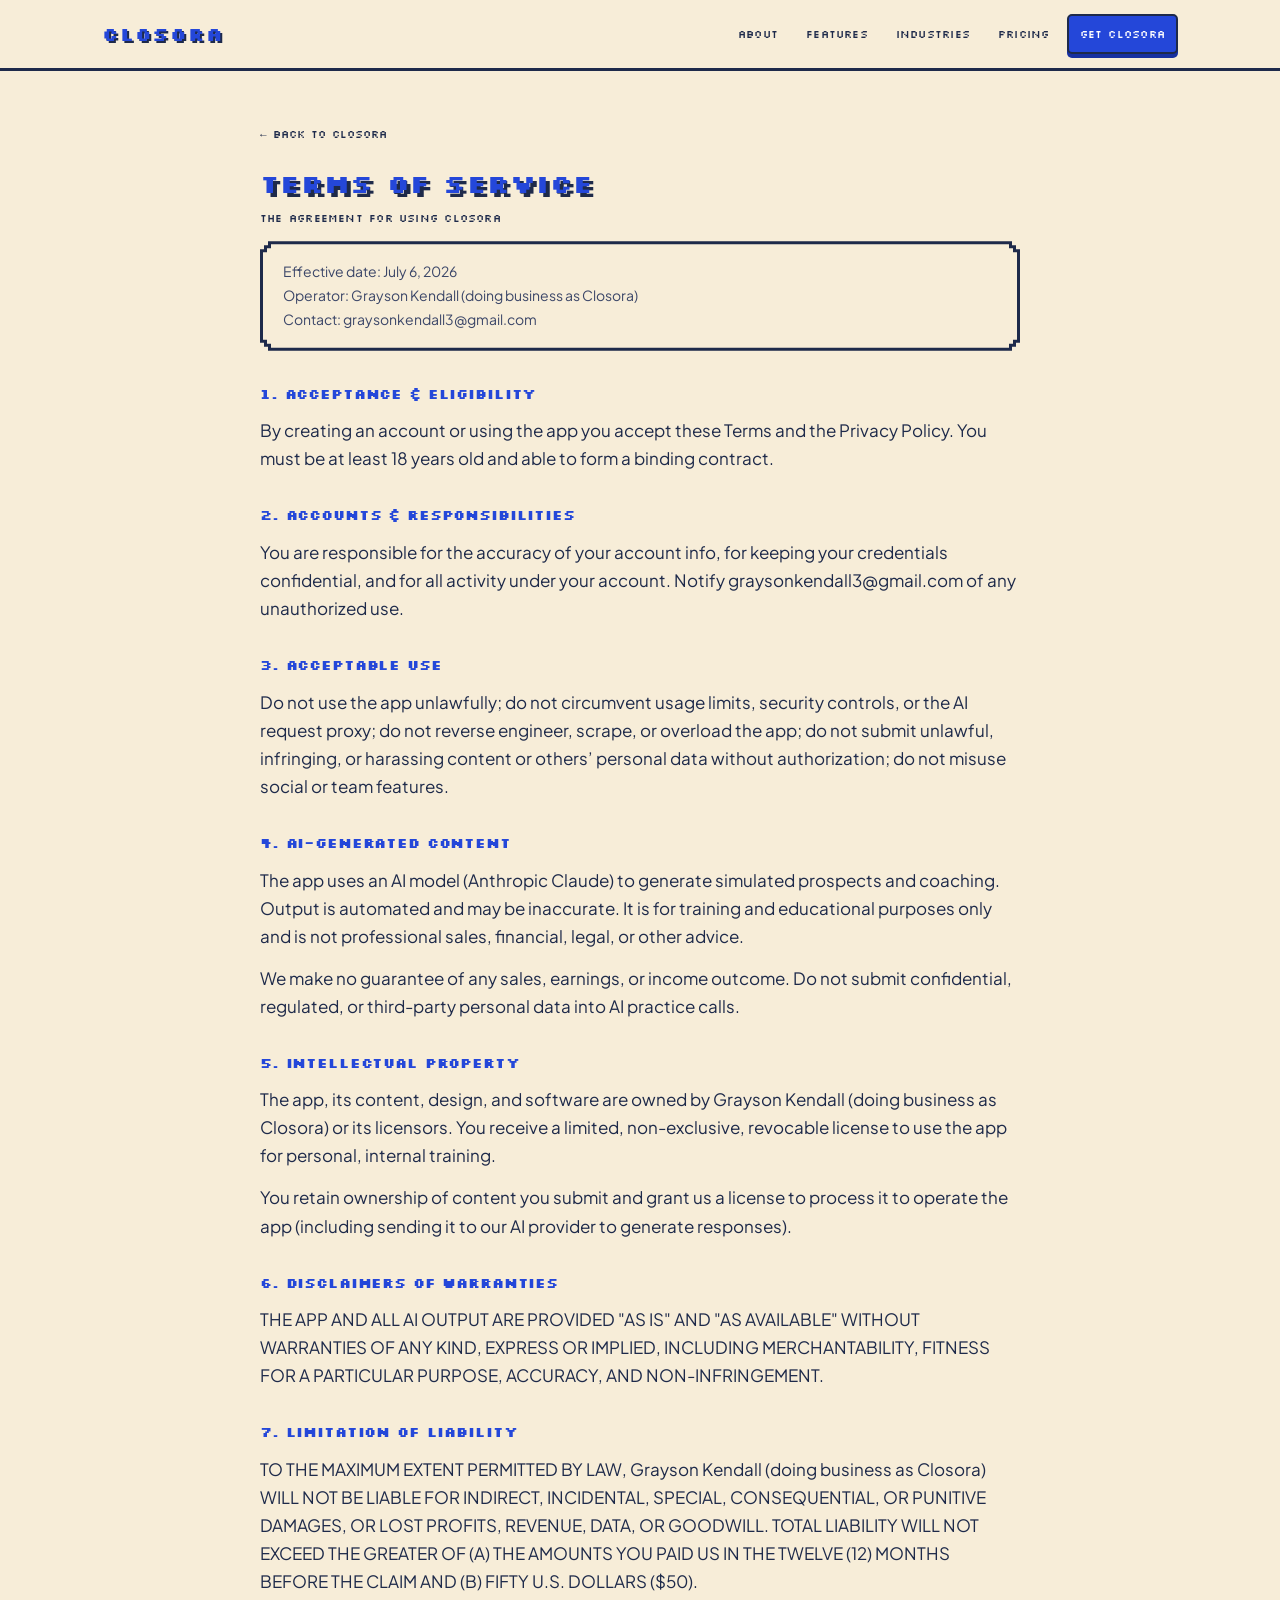
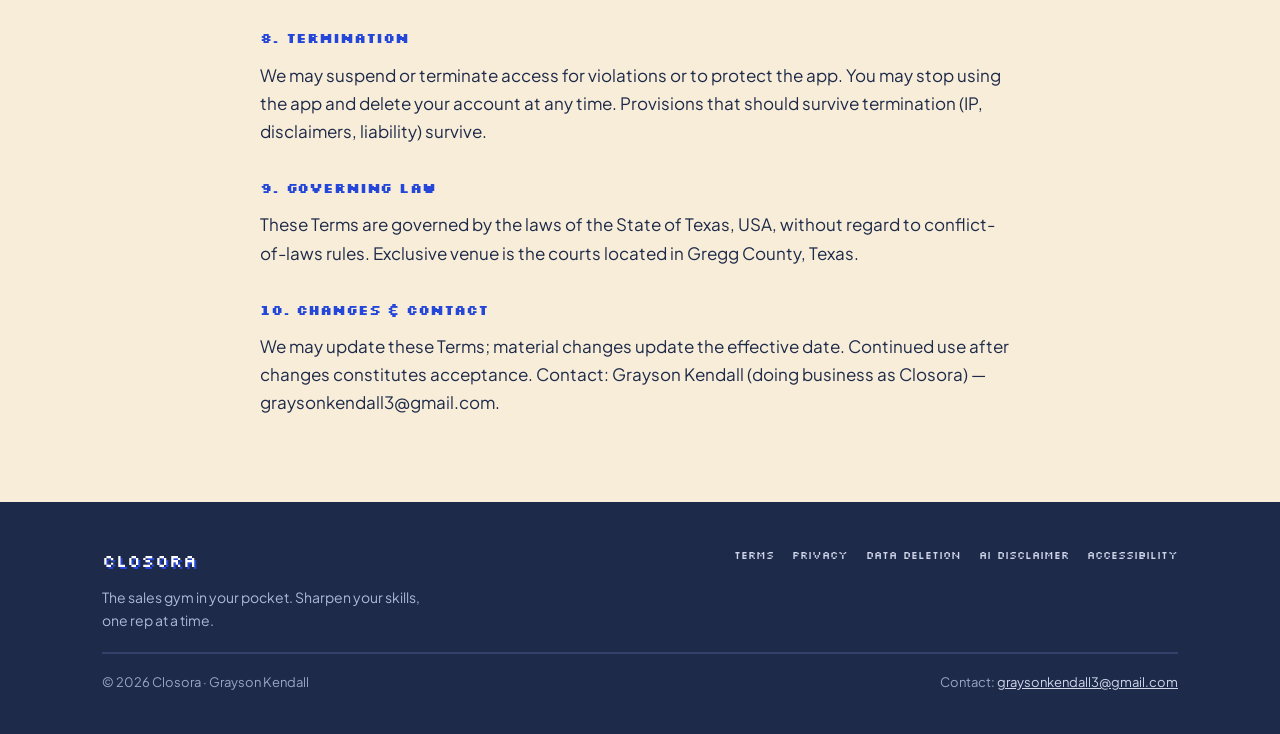
<file: terms/index.html>
<!doctype html>
<html lang="en">
<head>
<meta charset="utf-8">
<meta name="viewport" content="width=device-width, initial-scale=1">
<title>Terms of Service — Closora</title>
<meta name="description" content="Closora Terms of Service — the agreement for using the Closora sales-training app.">
<link rel="canonical" href="https://closoraapp.com/terms/">
<meta name="theme-color" content="#F7EDD8">
<meta property="og:type" content="website">
<meta property="og:site_name" content="Closora">
<meta property="og:title" content="Terms of Service — Closora">
<meta property="og:description" content="The agreement for using Closora.">
<meta property="og:url" content="https://closoraapp.com/terms/">
<meta property="og:image" content="https://closoraapp.com/assets/pose-1.png">
<link rel="preconnect" href="https://fonts.googleapis.com">
<link rel="preconnect" href="https://fonts.gstatic.com" crossorigin>
<link href="https://fonts.googleapis.com/css2?family=Silkscreen:wght@400;700&family=Plus+Jakarta+Sans:wght@400;500;600;700&display=swap" rel="stylesheet">
<link rel="stylesheet" href="/assets/site.css">
</head>
<body>
<a class="skip" href="#main">Skip to content</a>

<header class="site-header">
  <div class="wrap">
    <a class="brand" href="/">CLOSORA</a>
    <nav class="nav" aria-label="Primary">
      <a href="/#about">About</a>
      <a href="/#features">Features</a>
      <a href="/#industries">Industries</a>
      <a href="/#pricing">Pricing</a>
      <a class="nav-cta" href="/#get">Get Closora</a>
    </nav>
  </div>
</header>

<main id="main" class="legal">
  <div class="wrap">
    <div class="legal__inner">
      <a class="back" href="/">&larr; Back to Closora</a>
      <h1 class="px-title">Terms of Service</h1>
      <p class="legal__sub">The agreement for using Closora</p>
      <div class="legal__meta panel panel--cream">
        <div class="panel__in">
          Effective date: July 6, 2026<br>
          Operator: Grayson Kendall (doing business as Closora)<br>
          Contact: graysonkendall3@gmail.com
        </div>
      </div>

      <h2>1. Acceptance &amp; eligibility</h2>
      <p>By creating an account or using the app you accept these Terms and the Privacy Policy. You must be at least 18 years old and able to form a binding contract.</p>
      <h2>2. Accounts &amp; responsibilities</h2>
      <p>You are responsible for the accuracy of your account info, for keeping your credentials confidential, and for all activity under your account. Notify graysonkendall3@gmail.com of any unauthorized use.</p>
      <h2>3. Acceptable use</h2>
      <p>Do not use the app unlawfully; do not circumvent usage limits, security controls, or the AI request proxy; do not reverse engineer, scrape, or overload the app; do not submit unlawful, infringing, or harassing content or others’ personal data without authorization; do not misuse social or team features.</p>
      <h2>4. AI-generated content</h2>
      <p>The app uses an AI model (Anthropic Claude) to generate simulated prospects and coaching. Output is automated and may be inaccurate. It is for training and educational purposes only and is not professional sales, financial, legal, or other advice.</p>
      <p>We make no guarantee of any sales, earnings, or income outcome. Do not submit confidential, regulated, or third-party personal data into AI practice calls.</p>
      <h2>5. Intellectual property</h2>
      <p>The app, its content, design, and software are owned by Grayson Kendall (doing business as Closora) or its licensors. You receive a limited, non-exclusive, revocable license to use the app for personal, internal training.</p>
      <p>You retain ownership of content you submit and grant us a license to process it to operate the app (including sending it to our AI provider to generate responses).</p>
      <h2>6. Disclaimers of warranties</h2>
      <p>THE APP AND ALL AI OUTPUT ARE PROVIDED "AS IS" AND "AS AVAILABLE" WITHOUT WARRANTIES OF ANY KIND, EXPRESS OR IMPLIED, INCLUDING MERCHANTABILITY, FITNESS FOR A PARTICULAR PURPOSE, ACCURACY, AND NON-INFRINGEMENT.</p>
      <h2>7. Limitation of liability</h2>
      <p>TO THE MAXIMUM EXTENT PERMITTED BY LAW, Grayson Kendall (doing business as Closora) WILL NOT BE LIABLE FOR INDIRECT, INCIDENTAL, SPECIAL, CONSEQUENTIAL, OR PUNITIVE DAMAGES, OR LOST PROFITS, REVENUE, DATA, OR GOODWILL. TOTAL LIABILITY WILL NOT EXCEED THE GREATER OF (A) THE AMOUNTS YOU PAID US IN THE TWELVE (12) MONTHS BEFORE THE CLAIM AND (B) FIFTY U.S. DOLLARS ($50).</p>
      <h2>8. Termination</h2>
      <p>We may suspend or terminate access for violations or to protect the app. You may stop using the app and delete your account at any time. Provisions that should survive termination (IP, disclaimers, liability) survive.</p>
      <h2>9. Governing law</h2>
      <p>These Terms are governed by the laws of the State of Texas, USA, without regard to conflict-of-laws rules. Exclusive venue is the courts located in Gregg County, Texas.</p>
      <h2>10. Changes &amp; contact</h2>
      <p>We may update these Terms; material changes update the effective date. Continued use after changes constitutes acceptance. Contact: Grayson Kendall (doing business as Closora) — graysonkendall3@gmail.com.</p>
    </div>
  </div>
</main>

<footer class="site-footer">
  <div class="wrap">
    <div class="footer__top">
      <div>
        <div class="footer__brand">CLOSORA</div>
        <p class="footer__tag">The sales gym in your pocket. Sharpen your skills, one rep at a time.</p>
      </div>
      <nav class="footer__links" aria-label="Legal">
        <a href="/terms/">Terms</a>
        <a href="/privacy/">Privacy</a>
        <a href="/data-deletion/">Data Deletion</a>
        <a href="/ai-disclaimer/">AI Disclaimer</a>
        <a href="/accessibility/">Accessibility</a>
      </nav>
    </div>
    <div class="footer__bottom">
      <span>&copy; 2026 Closora · Grayson Kendall</span>
      <span>Contact: <a href="mailto:graysonkendall3@gmail.com">graysonkendall3@gmail.com</a></span>
    </div>
  </div>
</footer>

<script src="/assets/site.js" defer></script>
</body>
</html>
</file>
<file: assets/site.css>
/* ===========================================================
   Closora — shared brand stylesheet
   Pixel-toy design system: cream + royal blue + navy borders.
   Fonts: Silkscreen (display/labels), Plus Jakarta Sans (body).
   =========================================================== */

:root{
  --blue:#2447D9;
  --blue-edge:#1730A0;      /* darker same-hue underside for keys */
  --blue-deep:#16308F;
  --cream:#F7EDD8;
  --cream-2:#F1E4C8;        /* slightly deeper cream for bands */
  --navy:#1E2A4A;           /* ink + borders */
  --amber:#C77F12;
  --amber-edge:#8A5709;
  --emerald:#15803D;
  --emerald-edge:#0C5127;
  --white:#ffffff;
  --ink:#1E2A4A;            /* body text = navy */
  --muted:#3B4668;          /* muted body, AA on cream */
  --font-px:'Silkscreen', ui-monospace, monospace;
  --font-body:'Plus Jakarta Sans', system-ui, -apple-system, Segoe UI, Roboto, sans-serif;

  /* Signature stepped "8-bit" corner (2 steps of 4px). Reused on every panel. */
  --px-corner:polygon(
    0 8px, 4px 8px, 4px 4px, 8px 4px, 8px 0,
    calc(100% - 8px) 0, calc(100% - 8px) 4px, calc(100% - 4px) 4px, calc(100% - 4px) 8px, 100% 8px,
    100% calc(100% - 8px), calc(100% - 4px) calc(100% - 8px), calc(100% - 4px) calc(100% - 4px), calc(100% - 8px) calc(100% - 4px), calc(100% - 8px) 100%,
    8px 100%, 8px calc(100% - 4px), 4px calc(100% - 4px), 4px calc(100% - 8px), 0 calc(100% - 8px)
  );
}

*{box-sizing:border-box}
html{scroll-behavior:smooth}
body{
  margin:0;
  background:var(--cream);
  color:var(--ink);
  font-family:var(--font-body);
  font-size:17px;
  line-height:1.65;
  -webkit-font-smoothing:antialiased;
  text-rendering:optimizeLegibility;
  overflow-x:hidden;
}
img{max-width:100%;height:auto;display:block}
a{color:var(--blue)}

/* Let grid/flex items shrink below their content's intrinsic width so wide
   pixel art + Silkscreen text never force the page wider than the viewport. */
.hero__copy,.hero__art,.hero__cta,
.feature>*,.mgr>*,.plan,.stat,
.cta-band .wrap>*,.footer__top>*{min-width:0}

/* Crisp pixel art everywhere it matters */
.pixelated{image-rendering:pixelated;image-rendering:crisp-edges}

/* Accessible skip link */
.skip{
  position:absolute;left:-999px;top:0;z-index:200;
  background:var(--navy);color:#fff;padding:12px 18px;
  font-family:var(--font-px);font-size:12px;border-radius:0 0 6px 0;
}
.skip:focus{left:0}

/* Focus states — visible, on-brand */
a:focus-visible,button:focus-visible,.key:focus-visible{
  outline:3px solid var(--amber);
  outline-offset:3px;
}

.wrap{width:100%;max-width:1120px;margin:0 auto;padding:0 22px}

/* ---------- Pixel headings (blue + navy 3D offset) ---------- */
.px-title{
  font-family:var(--font-px);font-weight:700;
  color:var(--blue);
  text-shadow:4px 4px 0 var(--navy);
  line-height:1.15;letter-spacing:.01em;
  margin:0;
}
.px-eyebrow{
  font-family:var(--font-px);font-weight:400;
  font-size:12px;letter-spacing:.06em;text-transform:uppercase;
  color:var(--amber);margin:0 0 14px;
}

/* ---------- Pixel panel (two-layer: navy border + stepped corners + hard shadow) ---------- */
.panel{
  --fill:var(--white);
  position:relative;
  background:var(--navy);            /* becomes the 3px border */
  clip-path:var(--px-corner);
  padding:3px;
  filter:drop-shadow(6px 6px 0 var(--navy));
}
.panel::before{
  content:"";position:absolute;inset:3px;
  background:var(--fill);
  clip-path:var(--px-corner);
  z-index:0;
}
.panel__in{position:relative;z-index:1;padding:26px 28px}
.panel--blue{--fill:var(--blue)}
.panel--blue .panel__in{color:#fff}
.panel--cream{--fill:var(--cream)}

/* ---------- Toy-key buttons ---------- */
.key{
  font-family:var(--font-px);font-weight:700;
  font-size:13px;letter-spacing:.02em;text-transform:uppercase;
  display:inline-flex;align-items:center;justify-content:center;gap:.55em;
  padding:15px 26px;min-height:52px;
  color:#fff;background:var(--blue);
  border:3px solid var(--navy);border-radius:5px;
  box-shadow:0 6px 0 0 var(--blue-edge);
  cursor:pointer;text-decoration:none;
  max-width:100%;white-space:normal;text-align:center;line-height:1.3;
  transition:transform .07s ease, box-shadow .07s ease, filter .07s ease;
}
.key:hover{filter:brightness(1.05)}
.key:active{transform:translateY(6px);box-shadow:0 0 0 0 var(--blue-edge)}
.key--amber{background:var(--amber);color:var(--navy);box-shadow:0 6px 0 0 var(--amber-edge)}
.key--amber:active{box-shadow:0 0 0 0 var(--amber-edge)}
.key--emerald{background:var(--emerald);box-shadow:0 6px 0 0 var(--emerald-edge)}
.key--emerald:active{box-shadow:0 0 0 0 var(--emerald-edge)}
.key--ghost{background:var(--white);color:var(--navy);box-shadow:0 6px 0 0 #cbd0dd}
.key--ghost:active{box-shadow:0 0 0 0 #cbd0dd}
.key[aria-disabled="true"]{cursor:default}
.key[aria-disabled="true"]:active{transform:none}

.key--sm{font-size:11px;padding:11px 18px;min-height:44px;box-shadow:0 5px 0 0 var(--blue-edge)}
.key--sm:active{box-shadow:0 0 0 0 var(--blue-edge)}

/* ---------- Pixel chips / tags ---------- */
.chip{
  display:inline-flex;align-items:center;gap:.4em;
  font-family:var(--font-px);font-size:11px;letter-spacing:.02em;
  background:var(--white);color:var(--navy);
  border:3px solid var(--navy);border-radius:4px;
  padding:8px 12px;
}
.chip--amber{background:var(--amber);color:var(--navy)}
.chip--emerald{background:var(--emerald);color:#fff}
.chip--blue{background:var(--blue);color:#fff}

/* ===========================================================
   HEADER (sticky, compresses + gains hard shadow on scroll)
   =========================================================== */
.site-header{
  position:sticky;top:0;z-index:100;
  background:var(--cream);
  border-bottom:3px solid var(--navy);
  transition:box-shadow .18s ease, padding .18s ease, background .18s ease;
}
.site-header.scrolled{box-shadow:0 4px 0 rgba(30,42,74,.16)}
.site-header .wrap{
  display:flex;align-items:center;justify-content:space-between;gap:18px;
  padding-top:14px;padding-bottom:14px;
  transition:padding .18s ease;
}
.site-header.scrolled .wrap{padding-top:9px;padding-bottom:9px}
.brand{
  font-family:var(--font-px);font-weight:700;font-size:19px;letter-spacing:.04em;
  color:var(--blue);text-decoration:none;text-shadow:2px 2px 0 var(--navy);
  white-space:nowrap;
}
.nav{display:flex;align-items:center;gap:6px;flex-wrap:wrap;justify-content:flex-end}
.nav a{
  font-family:var(--font-px);font-size:11px;letter-spacing:.02em;
  color:var(--navy);text-decoration:none;
  padding:9px 11px;border-radius:5px;
  min-height:38px;display:inline-flex;align-items:center;
}
.nav a:hover{background:rgba(36,71,217,.10);color:var(--blue)}
.nav a.nav-cta{
  background:var(--blue);color:#fff;border:2px solid var(--navy);
  box-shadow:0 4px 0 var(--blue-edge);
}
.nav a.nav-cta:hover{background:var(--blue);color:#fff}

/* ===========================================================
   HERO
   =========================================================== */
.hero{padding:54px 0 40px;position:relative;overflow:hidden}
.hero__grid{display:grid;grid-template-columns:1.05fr .95fr;gap:40px;align-items:center}
.hero__logo{width:100%;max-width:520px;height:auto;margin:0 0 22px}
.hero h1{font-size:30px;margin:0 0 16px}
.hero__sub{font-size:19px;color:var(--muted);max-width:34ch;margin:0 0 26px}
.hero__cta{display:flex;flex-wrap:wrap;gap:14px;align-items:center}
.hero__note{
  margin:18px 0 0;font-family:var(--font-px);font-size:10px;letter-spacing:.03em;
  color:var(--muted);
}
.hero__art{position:relative;display:flex;justify-content:center;align-items:center;min-height:280px}
.hero__mascot{width:300px;height:auto;filter:drop-shadow(0 14px 0 rgba(30,42,74,.10))}
.floaty{animation:float 5.5s ease-in-out infinite}
@keyframes float{0%,100%{transform:translateY(0)}50%{transform:translateY(-14px)}}
/* decorative pixel sparkles */
.spark{position:absolute;width:16px;height:16px;background:var(--amber);z-index:-1;
  clip-path:polygon(50% 0,58% 42%,100% 50%,58% 58%,50% 100%,42% 58%,0 50%,42% 42%)}
.spark.s1{top:8%;left:6%;background:var(--blue);animation:twinkle 3.4s ease-in-out infinite}
.spark.s2{top:22%;right:8%;background:var(--amber);width:22px;height:22px;animation:twinkle 4.2s ease-in-out .6s infinite}
.spark.s3{bottom:14%;left:14%;background:var(--emerald);width:13px;height:13px;animation:twinkle 3.8s ease-in-out .3s infinite}
@keyframes twinkle{0%,100%{transform:scale(1);opacity:.9}50%{transform:scale(.55);opacity:.4}}

/* ===========================================================
   STAT STRIP
   =========================================================== */
.stats{padding:8px 0 20px}
.stats__row{display:grid;grid-template-columns:repeat(4,1fr);gap:16px}
.stat{text-align:center}
.stat .num{font-family:var(--font-px);font-weight:700;font-size:30px;color:var(--blue);
  text-shadow:3px 3px 0 var(--navy);line-height:1}
.stat .lab{margin-top:14px;font-size:13px;color:var(--muted);font-weight:600;line-height:1.35}

/* ===========================================================
   GENERIC SECTION
   =========================================================== */
.section{padding:56px 0}
.section--band{background:var(--cream-2);border-top:3px solid var(--navy);border-bottom:3px solid var(--navy)}
.section__head{max-width:720px;margin:0 0 38px}
.section__head.center{margin-left:auto;margin-right:auto;text-align:center}
.section h2{font-size:24px}
.lead{font-size:19px;color:var(--muted);margin:16px 0 0}

/* About panel */
.about__body{font-size:18px;color:var(--ink)}
.about__body strong{color:var(--blue)}

/* ---------- Feature rows (alternating zig-zag) ---------- */
.feature{display:grid;grid-template-columns:1fr 1fr;gap:44px;align-items:center;margin:0 0 44px}
.feature:last-child{margin-bottom:0}
.feature.rev .feature__art{order:2}
.feature.rev .feature__copy{order:1}
.feature__copy h3{font-family:var(--font-px);font-weight:700;font-size:17px;color:var(--navy);
  margin:14px 0 12px;line-height:1.3}
.feature__copy p{color:var(--muted);margin:0 0 14px}
.feature__list{list-style:none;padding:0;margin:6px 0 0;display:flex;flex-direction:column;gap:9px}
.feature__list li{position:relative;padding-left:26px;color:var(--ink);font-weight:500}
.feature__list li::before{content:"";position:absolute;left:0;top:7px;width:12px;height:12px;
  background:var(--emerald);clip-path:polygon(0 40%,40% 100%,100% 12%,82% 0,38% 66%,16% 24%)}
.feature__art{display:flex;justify-content:center}
.feature__mascot{width:230px;height:auto}

/* Manager Mode highlight (blue panel) */
.mgr{display:grid;grid-template-columns:1fr auto;gap:32px;align-items:center}
.mgr h3{font-family:var(--font-px);font-size:18px;margin:0 0 14px;text-shadow:3px 3px 0 var(--navy);color:#fff}
.mgr p{margin:0;color:#e7ecff}
.mgr__mascot{width:170px;height:auto}

/* Industries chips */
.industries__chips{display:flex;flex-wrap:wrap;gap:12px;justify-content:center}
.industries__chips .chip{font-size:12px;padding:11px 16px}

/* ===========================================================
   PRICING (paywall-style plan cards)
   =========================================================== */
.plans{display:grid;grid-template-columns:1fr 1fr;gap:26px;max-width:820px;margin:0 auto;align-items:stretch}
.plan{position:relative;display:flex;flex-direction:column}
.plan>.panel{flex:1;display:flex;flex-direction:column}
.plan .panel__in{flex:1;display:flex;flex-direction:column;padding:30px 30px}
.plan__name{font-family:var(--font-px);font-size:14px;letter-spacing:.02em;margin:0 0 18px}
.plan__price{font-family:var(--font-px);font-weight:700;font-size:38px;line-height:1;margin:0}
.plan__per{font-family:var(--font-body);font-size:15px;font-weight:600}
.plan__trial{font-size:14px;font-weight:600;margin:14px 0 22px}
.plan__feats{list-style:none;padding:0;margin:0 0 26px;display:flex;flex-direction:column;gap:11px;font-size:15px}
.plan__feats li{position:relative;padding-left:26px}
.plan__feats li::before{content:"";position:absolute;left:0;top:6px;width:12px;height:12px;
  background:var(--emerald);clip-path:polygon(0 40%,40% 100%,100% 12%,82% 0,38% 66%,16% 24%)}
.plan--yearly .plan__feats li::before{background:#7CFFA8}
.plan__cta{margin-top:auto}
.plan__cta .key{width:100%}
.best-chip{
  position:absolute;top:-15px;right:20px;z-index:3;
  background:var(--emerald);color:#fff;border:3px solid var(--navy);
  font-family:var(--font-px);font-size:10px;letter-spacing:.03em;
  padding:7px 12px;border-radius:4px;box-shadow:3px 3px 0 var(--navy);
}
.plan--yearly .plan__per,.plan--yearly .plan__trial{color:#dfe6ff}

/* ===========================================================
   CTA BAND
   =========================================================== */
.cta-band{position:relative;overflow:hidden}
.cta-band .wrap{display:grid;grid-template-columns:1fr auto;gap:32px;align-items:center}
.cta-band h2{font-size:26px;margin:0 0 12px}
.cta-band p{color:var(--muted);margin:0 0 24px;font-size:18px}
.cta-band__mascot{width:180px;height:auto}

/* ===========================================================
   FOOTER
   =========================================================== */
.site-footer{background:var(--navy);color:#cfd6ea;padding:44px 0 40px;margin-top:0}
.site-footer .wrap{display:flex;flex-direction:column;gap:20px}
.footer__top{display:flex;justify-content:space-between;align-items:flex-start;gap:24px;flex-wrap:wrap}
.footer__brand{font-family:var(--font-px);font-size:18px;color:#fff;text-shadow:2px 2px 0 var(--blue)}
.footer__tag{margin:10px 0 0;color:#aeb8d6;font-size:14px;max-width:34ch}
.footer__links{display:flex;flex-wrap:wrap;gap:8px 18px}
.footer__links a{font-family:var(--font-px);font-size:11px;color:#cfd6ea;text-decoration:none}
.footer__links a:hover{color:#fff;text-decoration:underline}
.footer__bottom{border-top:2px solid #33406a;padding-top:18px;display:flex;justify-content:space-between;
  gap:14px;flex-wrap:wrap;font-size:13px;color:#9aa5c6}
.footer__bottom a{color:#cfd6ea}

/* ===========================================================
   LEGAL PAGES
   =========================================================== */
.legal{padding:46px 0 72px}
.legal__inner{max-width:760px;margin:0 auto}
.legal h1{font-size:26px;margin:0 0 10px}
.legal__sub{font-family:var(--font-px);font-size:11px;letter-spacing:.02em;color:var(--amber);margin:0 0 22px}
.legal__meta{
  font-size:14px;color:var(--muted);line-height:1.7;
  margin:0 0 34px;
}
.legal__meta .panel__in{padding:16px 20px}
.legal h2{
  font-family:var(--font-px);font-weight:700;font-size:14px;letter-spacing:-.01em;
  color:var(--blue);line-height:1.4;
  margin:34px 0 12px;
}
.legal p{margin:0 0 14px;color:var(--ink)}
.legal a{color:var(--blue)}
.legal .back{
  display:inline-flex;align-items:center;gap:.5em;margin-bottom:26px;
  font-family:var(--font-px);font-size:11px;color:var(--navy);text-decoration:none;
}
.legal .back:hover{color:var(--blue)}

/* ===========================================================
   REVEAL ON SCROLL
   =========================================================== */
/* Hidden state only applies once JS has stamped html.js — content stays
   visible if scripts are blocked or fail to load. */
html.js .reveal{opacity:0;transform:translateY(26px);transition:opacity .6s ease, transform .6s ease}
html.js .reveal.in{opacity:1;transform:none}

/* ===========================================================
   RESPONSIVE
   =========================================================== */
@media (max-width:920px){
  .hero__grid{grid-template-columns:1fr;gap:24px;text-align:center}
  .hero__logo{margin-left:auto;margin-right:auto}
  .hero__sub{margin-left:auto;margin-right:auto}
  .hero__cta{justify-content:center}
  .hero__art{order:-1;min-height:0}
  .hero__mascot{width:220px}
  .feature,.feature.rev{grid-template-columns:1fr;gap:20px;text-align:center;margin-bottom:38px}
  .feature.rev .feature__art,.feature.rev .feature__copy{order:0}
  .feature__list{align-items:flex-start;max-width:340px;margin-left:auto;margin-right:auto;text-align:left}
  .feature__art{order:-1}
  .mgr{grid-template-columns:1fr;text-align:center}
  .mgr__mascot{margin:0 auto}
  .cta-band .wrap{grid-template-columns:1fr;text-align:center}
  .cta-band__mascot{margin:0 auto;order:-1}
}
@media (max-width:720px){
  .stats__row{grid-template-columns:1fr 1fr;gap:24px 16px}
  .plans{grid-template-columns:1fr;gap:34px}
  .nav{display:none}   /* keep header clean on small screens; sections reachable via footer + hero CTA */
  .site-header .wrap{justify-content:center}
}
@media (max-width:480px){
  body{font-size:16px}
  .hero{padding-top:38px}
  .hero h1{font-size:22px}
  .hero__sub{font-size:17px}
  .px-title{text-shadow:3px 3px 0 var(--navy)}
  .section{padding:44px 0}
  .section h2{font-size:20px}
  .stat .num{font-size:24px}
  .panel__in{padding:22px 18px}
  .footer__bottom{flex-direction:column}
  /* Feature titles use wide Silkscreen — size down so long words don't clip */
  .feature__copy h3{font-size:14px;line-height:1.4}
  .mgr h3{font-size:15px}
  /* Buttons: smaller Silkscreen + full-width in the hero so nothing overruns */
  .key{font-size:11px;padding:13px 16px;min-height:48px}
  .hero__cta{flex-direction:column;align-items:stretch}
  .hero__cta .key{width:100%}
}
@media (max-width:360px){
  .hero h1{font-size:20px}
  .feature__mascot{width:200px}
  .key{font-size:10px;letter-spacing:0}
}

/* ===========================================================
   REDUCED MOTION
   =========================================================== */
@media (prefers-reduced-motion: reduce){
  html{scroll-behavior:auto}
  *,*::before,*::after{animation:none !important;transition:none !important}
  .reveal{opacity:1;transform:none}
}

/* ===========================================================
   PRINT (legal pages readable + printable)
   =========================================================== */
@media print{
  .site-header,.site-footer,.legal .back{display:none}
  body{background:#fff;color:#000;font-size:12pt}
  .panel{filter:none}
  .reveal{opacity:1;transform:none}
  .legal h1,.legal h2,.px-title{color:#000;text-shadow:none}
}
</file>
